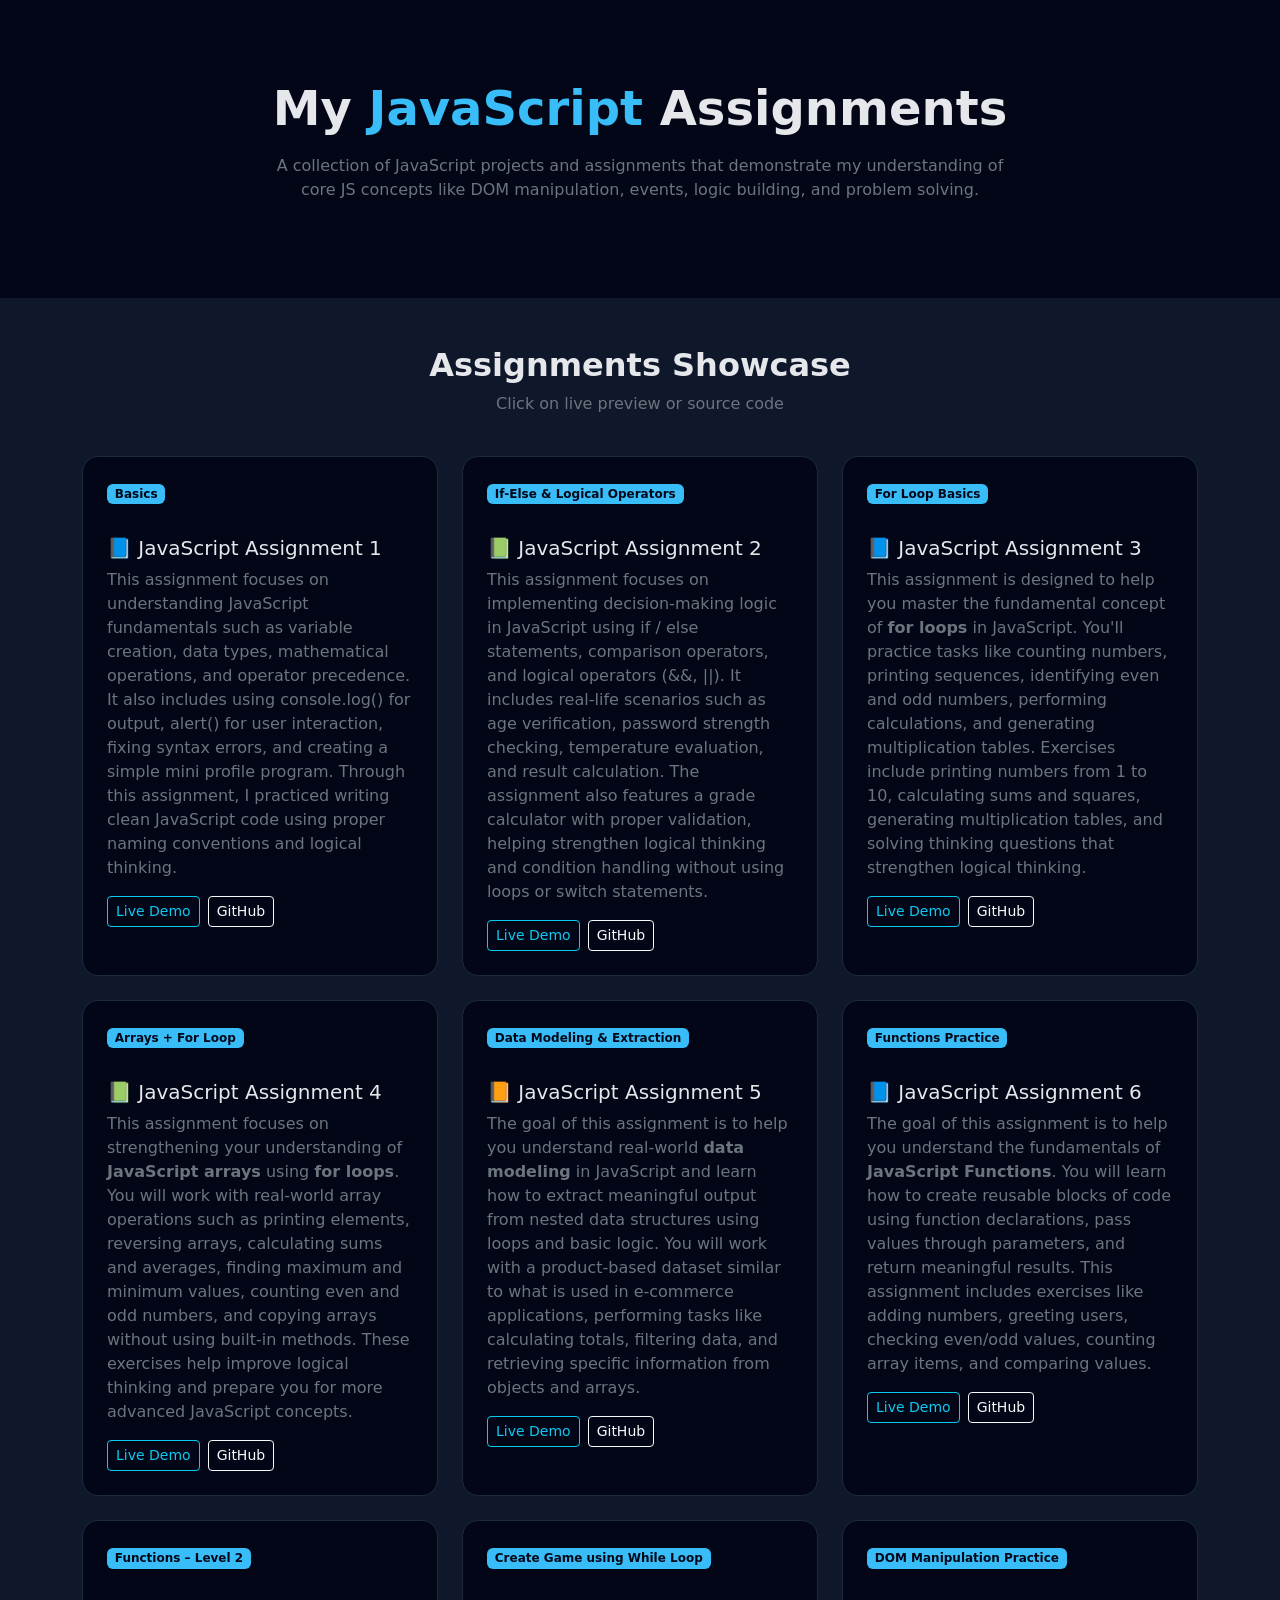
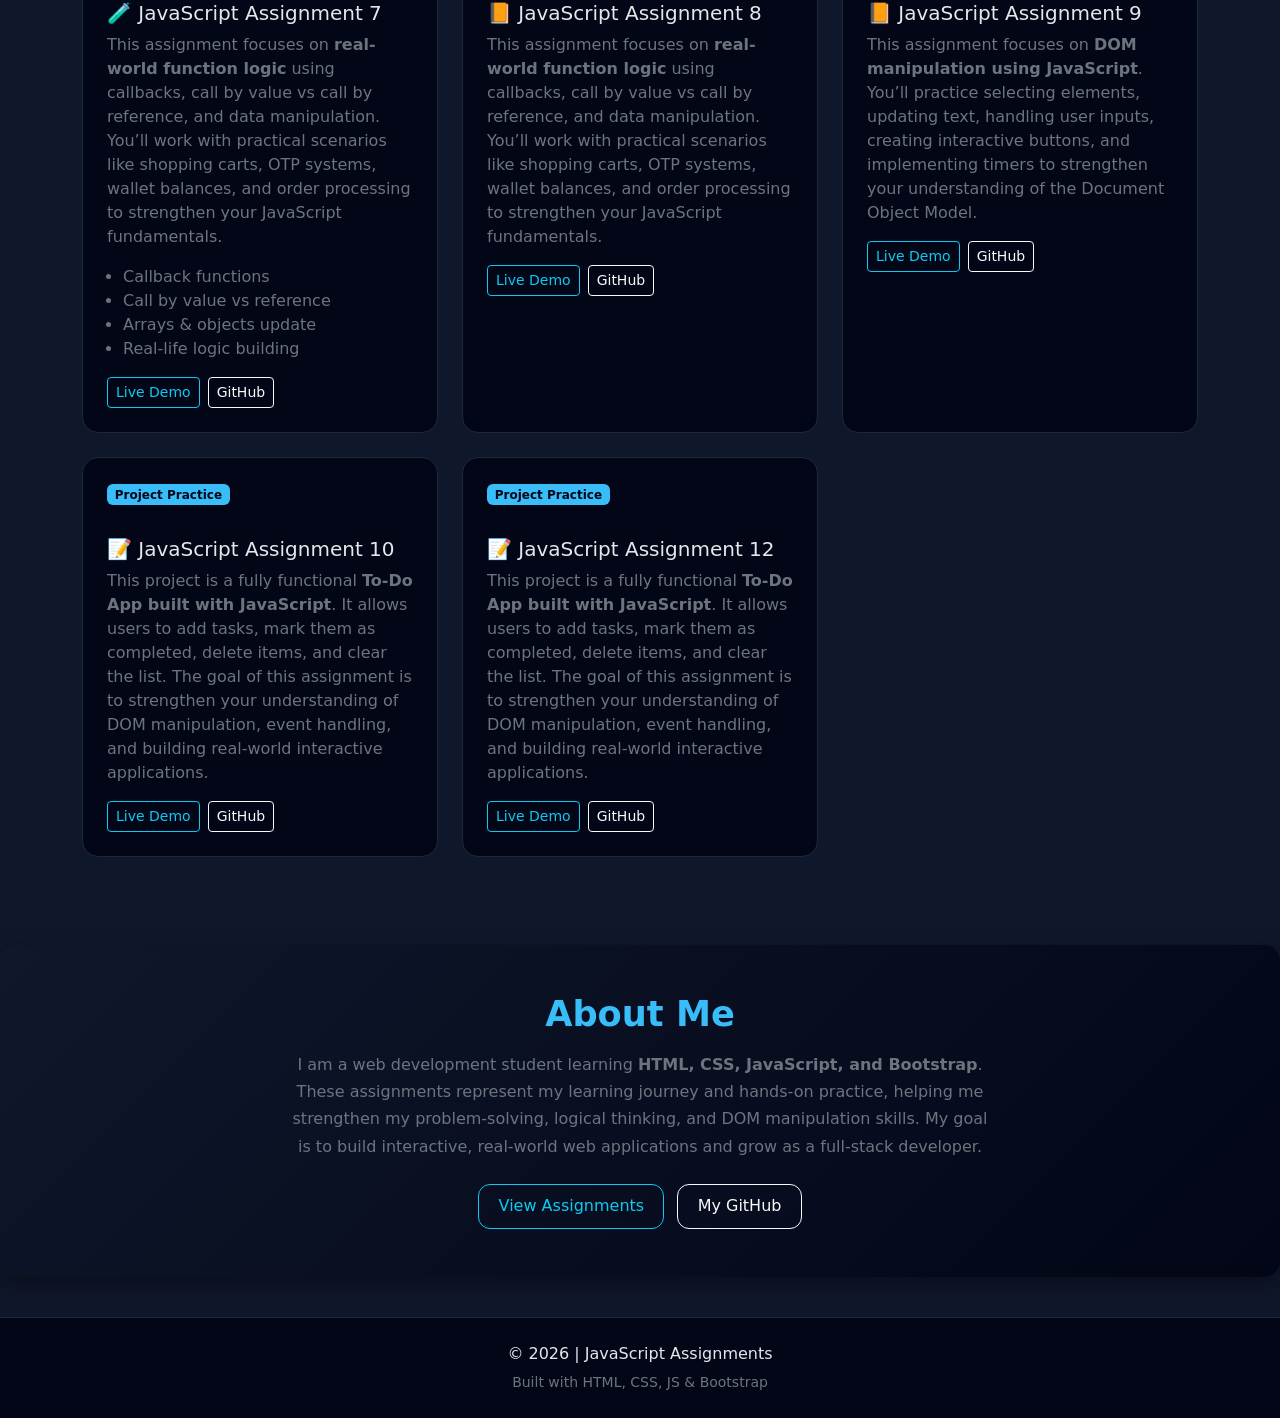
<file: index.html>
<!DOCTYPE html>
<html lang="en">

<head>
  <meta charset="UTF-8" />
  <meta name="viewport" content="width=device-width, initial-scale=1" />
  <title>JavaScript Assignments</title>

  <link href="https://cdn.jsdelivr.net/npm/bootstrap@5.3.2/dist/css/bootstrap.min.css" rel="stylesheet" />
  <link rel="stylesheet" href="style.css">
</head>

<body>
  <section class="hero text-center">
    <div class="container">
      <h1 class="display-5 fw-bold">My <span>JavaScript</span> Assignments</h1>
      <p class="mt-3 text-secondary col-lg-8 mx-auto">
        A collection of JavaScript projects and assignments that demonstrate my understanding of core JS concepts like
        DOM manipulation, events, logic building, and problem solving.
      </p>
    </div>
  </section>

  <section id="assignments" class="py-5">
    <div class="container">
      <div class="row mb-4">
        <div class="col text-center">
          <h2 class="fw-bold">Assignments Showcase</h2>
          <p class="text-secondary">Click on live preview or source code</p>
        </div>
      </div>

      <div class="row g-4">
        <!-- Assignment 1 -->
        <div class="col-md-6 col-lg-4">
          <div class="assignment-card p-4 h-100">
            <span class="badge badge-custom mb-3">Basics</span>
            <h5 class="mt-3">📘 JavaScript Assignment 1 </h5>
            <p class="text-secondary mt-2">
              This assignment focuses on understanding JavaScript fundamentals such as variable creation, data types,
              mathematical
              operations, and operator precedence. It also includes using console.log() for output, alert() for user
              interaction,
              fixing syntax errors, and creating a simple mini profile program. Through this assignment, I practiced
              writing clean
              JavaScript code using proper naming conventions and logical thinking.
            </p>
            <div class="d-flex gap-2 mt-3">
              <a href="./Assgniment 1/index.html" target="_blank" class="btn btn-outline-info btn-sm">Live Demo</a>
              <a href="https://github.com/muhammadezaananjum289-sys/Assignment-of-Java-Scripts.git" target="_blank"
                class="btn btn-outline-light btn-sm">GitHub</a>
            </div>
          </div>
        </div>

        <!-- Assignment 2 -->
        <div class="col-md-6 col-lg-4">
          <div class="assignment-card p-4 h-100">
            <span class="badge badge-custom mb-3">If-Else & Logical Operators</span>
            <h5 class="mt-3">📗 JavaScript Assignment 2 </h5>
            <p class="text-secondary mt-2">
              This assignment focuses on implementing decision-making logic in JavaScript using if / else statements,
              comparison
              operators, and logical operators (&&, ||). It includes real-life scenarios such as age verification,
              password strength
              checking, temperature evaluation, and result calculation. The assignment also features a grade calculator
              with proper
              validation, helping strengthen logical thinking and condition handling without using loops or switch
              statements. </p>
            <div class="d-flex gap-2 mt-3">
              <a href="./Assgniment 2/index.html" target="_blank" class="btn btn-outline-info btn-sm">Live Demo</a>
              <a href="https://github.com/muhammadezaananjum289-sys/Assignment-of-Java-Scripts.git" target="_blank"
                class="btn btn-outline-light btn-sm">GitHub</a>
            </div>
          </div>
        </div>
        <!-- Assignment 3 -->
        <div class="col-md-6 col-lg-4">
          <div class="assignment-card p-4 h-100">
            <span class="badge badge-custom mb-3">For Loop Basics</span>
            <h5 class="mt-3">📘 JavaScript Assignment 3</h5>
            <p class="text-secondary mt-2">
              This assignment is designed to help you master the fundamental concept of <strong>for loops</strong> in
              JavaScript.
              You'll practice tasks like counting numbers, printing sequences, identifying even and odd numbers,
              performing
              calculations, and generating multiplication tables.
              Exercises include printing numbers from 1 to 10, calculating sums and squares, generating multiplication
              tables,
              and solving thinking questions that strengthen logical thinking.
            </p>
            <div class="d-flex gap-2 mt-3">
              <a href="./Assgniment 3/index.html" target="_blank" class="btn btn-outline-info btn-sm">Live Demo</a>
              <a href="https://github.com/muhammadezaananjum289-sys/Assignment-of-Java-Scripts.git" target="_blank"
                class="btn btn-outline-light btn-sm">GitHub</a>
            </div>
          </div>
        </div>
        <!-- Assignment 4 -->
        <div class="col-md-6 col-lg-4">
          <div class="assignment-card p-4 h-100">
            <span class="badge badge-custom mb-3">Arrays + For Loop</span>
            <h5 class="mt-3">📗 JavaScript Assignment 4</h5>
            <p class="text-secondary mt-2">
              This assignment focuses on strengthening your understanding of <strong>JavaScript arrays</strong>
              using <strong>for loops</strong>. You will work with real-world array operations such as printing
              elements, reversing arrays, calculating sums and averages, finding maximum and minimum values,
              counting even and odd numbers, and copying arrays without using built-in methods.
              These exercises help improve logical thinking and prepare you for more advanced JavaScript concepts.
            </p>
            <div class="d-flex gap-2 mt-3">
              <a href="./Assgniment 4/index.html" target="_blank" class="btn btn-outline-info btn-sm">
                Live Demo
              </a>
              <a href="https://github.com/muhammadezaananjum289-sys/Assignment-of-Java-Scripts.git" target="_blank"
                class="btn btn-outline-light btn-sm">
                GitHub
              </a>
            </div>
          </div>
        </div>

        <!-- Assignment 5 -->
        <div class="col-md-6 col-lg-4">
          <div class="assignment-card p-4 h-100">
            <span class="badge badge-custom mb-3">Data Modeling & Extraction</span>
            <h5 class="mt-3">📙 JavaScript Assignment 5</h5>
            <p class="text-secondary mt-2">
              The goal of this assignment is to help you understand real-world <strong>data modeling</strong> in
              JavaScript
              and learn how to extract meaningful output from nested data structures using loops and basic logic.
              You will work with a product-based dataset similar to what is used in e-commerce applications, performing
              tasks
              like
              calculating totals, filtering data, and retrieving specific information from objects and arrays.
            </p>
            <div class="d-flex gap-2 mt-3">
              <a href="./Assgniment 5/index.html" target="_blank" class="btn btn-outline-info btn-sm">Live Demo</a>
              <a href="https://github.com/muhammadezaananjum289-sys/Assignment-of-Java-Scripts.git" target="_blank"
                class="btn btn-outline-light btn-sm">GitHub</a>
            </div>
          </div>
        </div>
        <!-- Assignment 6 -->
        <div class="col-md-6 col-lg-4">
          <div class="assignment-card p-4 h-100">
        
            <span class="badge badge-custom mb-3">Functions Practice</span>
        
            <h5 class="mt-3">📘 JavaScript Assignment 6</h5>
        
            <p class="text-secondary mt-2">
              The goal of this assignment is to help you understand the fundamentals of
              <strong>JavaScript Functions</strong>.
              You will learn how to create reusable blocks of code using function declarations,
              pass values through parameters, and return meaningful results.
              This assignment includes exercises like adding numbers, greeting users, checking even/odd values,
              counting array items, and comparing values.
            </p>
        
            <div class="d-flex gap-2 mt-3">
              <a href="./Assginment 6/index.html" target="_blank" class="btn btn-outline-info btn-sm">
                Live Demo
              </a>
        
              <a href="https://github.com/muhammadezaananjum289-sys/Assignment-of-Java-Scripts.git" target="_blank"
                class="btn btn-outline-light btn-sm">
                GitHub
              </a>
            </div>
        
          </div>
        </div>

<!-- Assignment 7 -->
<div class="col-md-6 col-lg-4">
  <div class="assignment-card p-4 h-100">

    <span class="badge badge-custom mb-3">Functions – Level 2</span>

    <h5 class="mt-3">🧪 JavaScript Assignment 7</h5>

    <p class="text-secondary mt-2">
      This assignment focuses on <strong>real-world function logic</strong> using
      callbacks, call by value vs call by reference, and data manipulation.
      You’ll work with practical scenarios like shopping carts, OTP systems,
      wallet balances, and order processing to strengthen your JavaScript fundamentals.
    </p>

    <ul class="text-secondary mt-2 ps-3">
      <li>Callback functions</li>
      <li>Call by value vs reference</li>
      <li>Arrays & objects update</li>
      <li>Real-life logic building</li>
    </ul>

    <div class="d-flex gap-2 mt-3">
      <a href="./Assginment 7/index.html" target="_blank" class="btn btn-outline-info btn-sm">
        Live Demo
      </a>

      <a href="https://github.com/muhammadezaananjum289-sys/Assignment-of-Java-Scripts.git" target="_blank"
        class="btn btn-outline-light btn-sm">
        GitHub
      </a>
    </div>
  </div>
</div>
<!-- Assignment 8 -->
<div class="col-md-6 col-lg-4">
  <div class="assignment-card p-4 h-100">

    <span class="badge badge-custom mb-3">Create Game using While Loop</span>

    <h5 class="mt-3">📙 JavaScript Assignment 8</h5>

    <p class="text-secondary mt-2">
      This assignment focuses on <strong>real-world function logic</strong> using
      callbacks, call by value vs call by reference, and data manipulation.
      You’ll work with practical scenarios like shopping carts, OTP systems,
      wallet balances, and order processing to strengthen your JavaScript fundamentals.
    </p>

    </ul>

    <div class="d-flex gap-2 mt-3">
      <a href="./Assgniment 8/index.html" target="_blank" class="btn btn-outline-info btn-sm">
        Live Demo
      </a>

      <a href="https://github.com/muhammadezaananjum289-sys/Assignment-of-Java-Scripts.git" target="_blank"
        class="btn btn-outline-light btn-sm">
        GitHub
      </a>
    </div>
</div>
</div>
<!-- Assignment 9 -->
<div class="col-md-6 col-lg-4">
  <div class="assignment-card p-4 h-100">

    <span class="badge badge-custom mb-3">DOM Manipulation Practice</span>

    <h5 class="mt-3">📙 JavaScript Assignment 9</h5>

    <p class="text-secondary mt-2">
      This assignment focuses on <strong>DOM manipulation using JavaScript</strong>.
      You’ll practice selecting elements, updating text, handling user inputs,
      creating interactive buttons, and implementing timers to strengthen your
      understanding of the Document Object Model.
    </p>

    <div class="d-flex gap-2 mt-3">
      <a href="./Assgniment 9/index.html" target="_blank" class="btn btn-outline-info btn-sm">
        Live Demo
      </a>

      <a href="https://github.com/muhammadezaananjum289-sys/Assignment-of-Java-Scripts.git" target="_blank"
        class="btn btn-outline-light btn-sm">
        GitHub
      </a>
    </div>

  </div>
</div>
<!-- Assignment 10 -->
<div class="col-md-6 col-lg-4">
  <div class="assignment-card p-4 h-100">

    <span class="badge badge-custom mb-3">Project Practice</span>

    <h5 class="mt-3">📝 JavaScript Assignment 10</h5>

    <p class="text-secondary mt-2">
      This project is a fully functional <strong>To-Do App built with JavaScript</strong>.
      It allows users to add tasks, mark them as completed, delete items, and clear the list.
      The goal of this assignment is to strengthen your understanding of DOM manipulation,
      event handling, and building real-world interactive applications.
    </p>

    <div class="d-flex gap-2 mt-3">
      <a href="./Assgniment 10/index.html" target="_blank" class="btn btn-outline-info btn-sm">
        Live Demo
      </a>

      <a href="https://github.com/muhammadezaananjum289-sys/Assignment-of-Java-Scripts.git" target="_blank" class="btn btn-outline-light btn-sm">
        GitHub
      </a>
    </div>

  </div>
</div>
<!-- Assignment 10 -->
<div class="col-md-6 col-lg-4">
  <div class="assignment-card p-4 h-100">

    <span class="badge badge-custom mb-3">Project Practice</span>

    <h5 class="mt-3">📝 JavaScript Assignment 12</h5>

    <p class="text-secondary mt-2">
      This project is a fully functional <strong>To-Do App built with JavaScript</strong>.
      It allows users to add tasks, mark them as completed, delete items, and clear the list.
      The goal of this assignment is to strengthen your understanding of DOM manipulation,
      event handling, and building real-world interactive applications.
    </p>

    <div class="d-flex gap-2 mt-3">
      <a href="./Assgniment 12/index.html" target="_blank" class="btn btn-outline-info btn-sm">
        Live Demo
      </a>

      <a href="https://github.com/muhammadezaananjum15/Assignment-of-Java-Scripts.git" target="_blank"
        class="btn btn-outline-light btn-sm">
        GitHub
      </a>
    </div>

  </div>
</div>
  </section>

  <section id="about" class="py-5">
    <div class="container">
      <div class="row justify-content-center">
        <div class="col-lg-8 text-center">
          <h2 class="fw-bold">About Me</h2>
          <p class="text-secondary mt-3">
            I am a web development student learning <strong>HTML, CSS, JavaScript, and Bootstrap</strong>.
            These assignments represent my learning journey and hands-on practice, helping me strengthen my
            problem-solving,
            logical thinking, and DOM manipulation skills. My goal is to build interactive, real-world web applications
            and grow as a full-stack developer.
          </p>
          <div class="mt-4">
            <a href="#assignments" class="btn btn-outline-info me-2">View Assignments</a>
            <a href="https://github.com/muhammadezaananjum289-sys" target="_blank" class="btn btn-outline-light">My
              GitHub</a>
          </div>
        </div>
      </div>
    </div>
  </section>


  <footer class="py-4" id="contact">
    <div class="container text-center">
      <p class="mb-1">© 2026 | JavaScript Assignments</p>
      <small class="text-secondary">Built with HTML, CSS, JS & Bootstrap</small>
    </div>
  </footer>

  <script src="https://cdn.jsdelivr.net/npm/bootstrap@5.3.2/dist/js/bootstrap.bundle.min.js"></script>
</body>

</html>
</file>
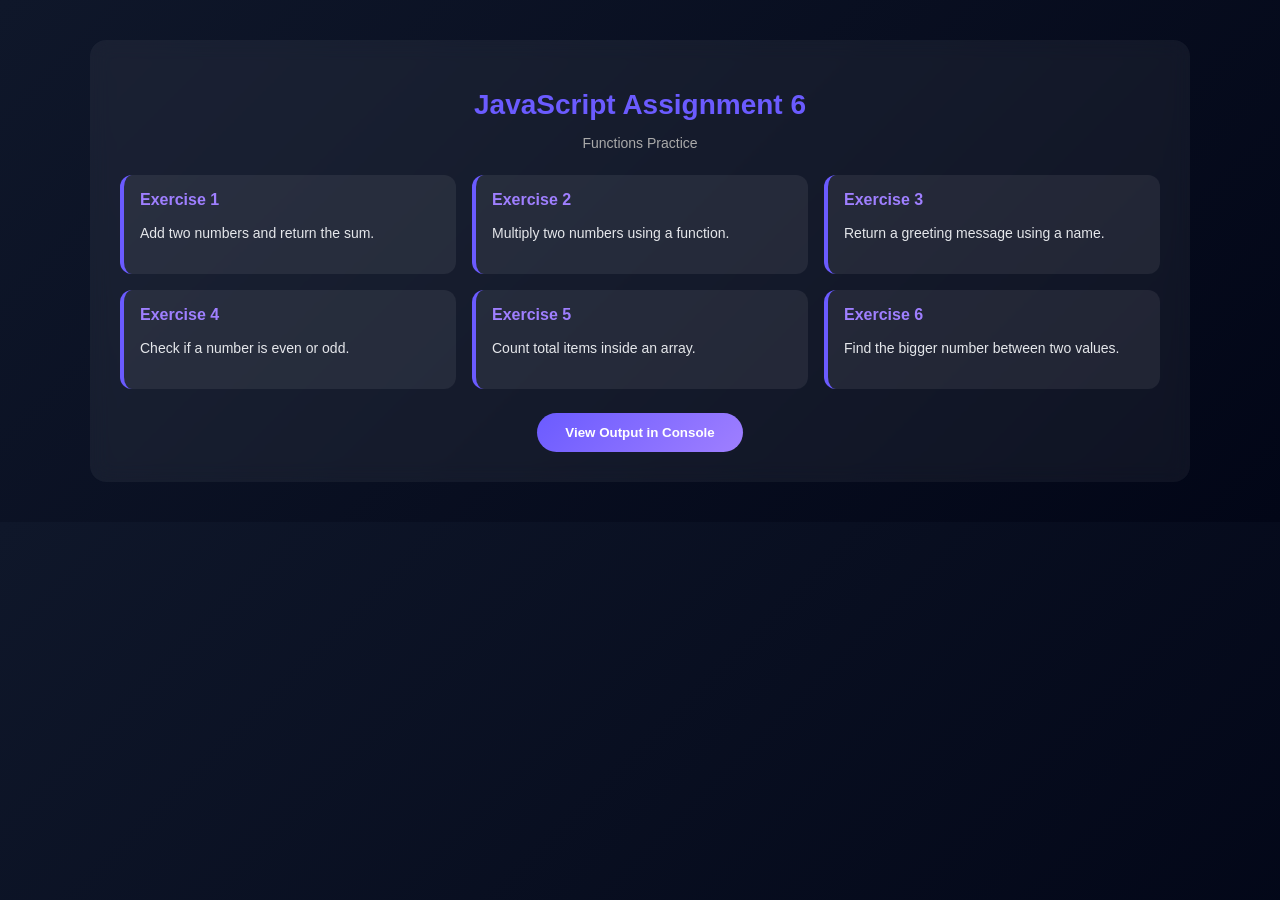
<file: Assginment 6/index.html>
<!DOCTYPE html>
<html lang="en">
<head>
  <meta charset="UTF-8">
  <meta name="viewport" content="width=device-width, initial-scale=1.0">
  <title>Assginment 6</title>
  <link rel="stylesheet" href="style.css">
</head>
<body>
  <div class="container">
    <div class="assignment-ui">
  
      <h1 class="title">JavaScript Assignment 6</h1>
      <p class="subtitle">Functions Practice</p>
  
      <div class="assignment-grid">
  
        <div class="assignment-card">
          <span>Exercise 1</span>
          <p>Add two numbers and return the sum.</p>
        </div>
  
        <div class="assignment-card">
          <span>Exercise 2</span>
          <p>Multiply two numbers using a function.</p>
        </div>
  
        <div class="assignment-card">
          <span>Exercise 3</span>
          <p>Return a greeting message using a name.</p>
        </div>
  
        <div class="assignment-card">
          <span>Exercise 4</span>
          <p>Check if a number is even or odd.</p>
        </div>
  
        <div class="assignment-card">
          <span>Exercise 5</span>
          <p>Count total items inside an array.</p>
        </div>
  
        <div class="assignment-card">
          <span>Exercise 6</span>
          <p>Find the bigger number between two values.</p>
        </div>
  
      </div>
  
      <button class="primary-btn" onclick="runAssignment()">
        View Output in Console
      </button>
  
    </div>
  </div>

</body>
<script src="app.js"></script>
</html>
</file>
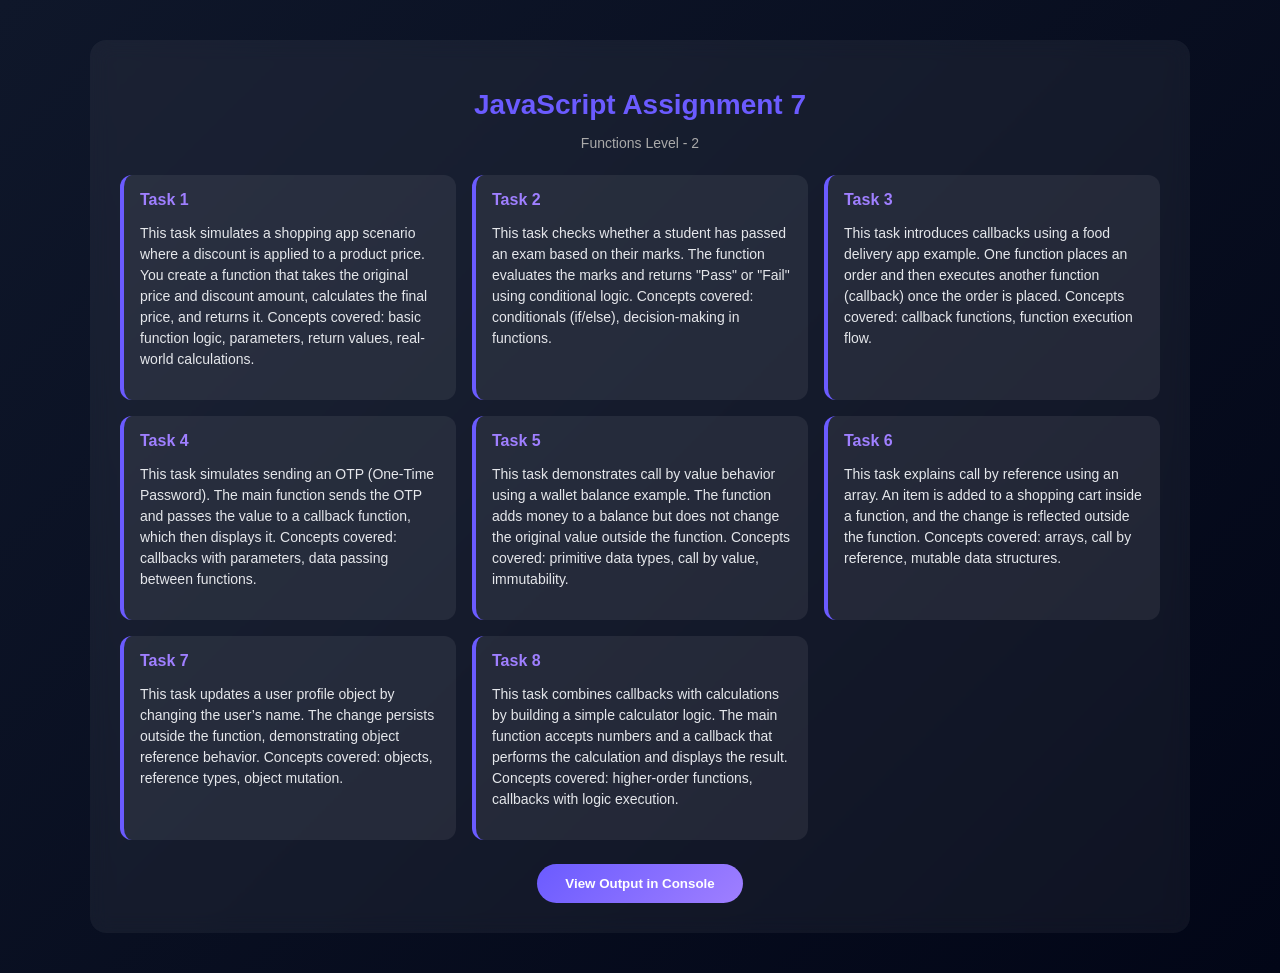
<file: Assginment 7/index.html>
<!DOCTYPE html>
<html lang="en">

<head>
  <meta charset="UTF-8" />
  <meta name="viewport" content="width=device-width, initial-scale=1.0" />
  <title>JavaScript Assignment 7</title>
  <link rel="stylesheet" href="style.css" />
</head>

<body>

  <div class="container">
    <div class="assignment-ui">

      <h1 class="title">JavaScript Assignment 7</h1>
      <p class="subtitle">Functions Level - 2</p>

      <div class="assignment-grid">

        <div class="assignment-card">
          <span>Task 1</span>
          <p>This task simulates a shopping app scenario where a discount is applied to a product price. You create a
            function that
            takes the original price and discount amount, calculates the final price, and returns it.
            Concepts covered: basic function logic, parameters, return values, real-world calculations.</p>
        </div>

        <div class="assignment-card">
          <span>Task 2</span>
          <p>This task checks whether a student has passed an exam based on their marks. The function evaluates the
            marks and returns
            "Pass" or "Fail" using conditional logic.
            Concepts covered: conditionals (if/else), decision-making in functions.</p>
        </div>

        <div class="assignment-card">
          <span>Task 3</span>
          <p>This task introduces callbacks using a food delivery app example. One function places an order and then
            executes another
            function (callback) once the order is placed.
            Concepts covered: callback functions, function execution flow.</p>
        </div>

        <div class="assignment-card">
          <span>Task 4</span>
          <p>This task simulates sending an OTP (One-Time Password). The main function sends the OTP and passes the
            value to a
            callback function, which then displays it.
            Concepts covered: callbacks with parameters, data passing between functions.</p>
        </div>

        <div class="assignment-card">
          <span>Task 5</span>
          <p>This task demonstrates call by value behavior using a wallet balance example. The function adds money to a
            balance but
            does not change the original value outside the function.
            Concepts covered: primitive data types, call by value, immutability.</p>
        </div>

        <div class="assignment-card">
          <span>Task 6</span>
          <p>This task explains call by reference using an array. An item is added to a shopping cart inside a function,
            and the
            change is reflected outside the function.
            Concepts covered: arrays, call by reference, mutable data structures.</p>
        </div>

        <div class="assignment-card">
          <span>Task 7</span>
          <p>This task updates a user profile object by changing the user’s name. The change persists outside the
            function,
            demonstrating object reference behavior.
            Concepts covered: objects, reference types, object mutation.</p>
        </div>

        <div class="assignment-card">
          <span>Task 8</span>
          <p>This task combines callbacks with calculations by building a simple calculator logic. The main function
            accepts numbers
            and a callback that performs the calculation and displays the result.
            Concepts covered: higher-order functions, callbacks with logic execution.</p>
        </div>


      </div>

      <button class="primary-btn">View Output in Console</button>

    </div>
  </div>

  <script src="app.js"></script>
</body>

</html>
</file>
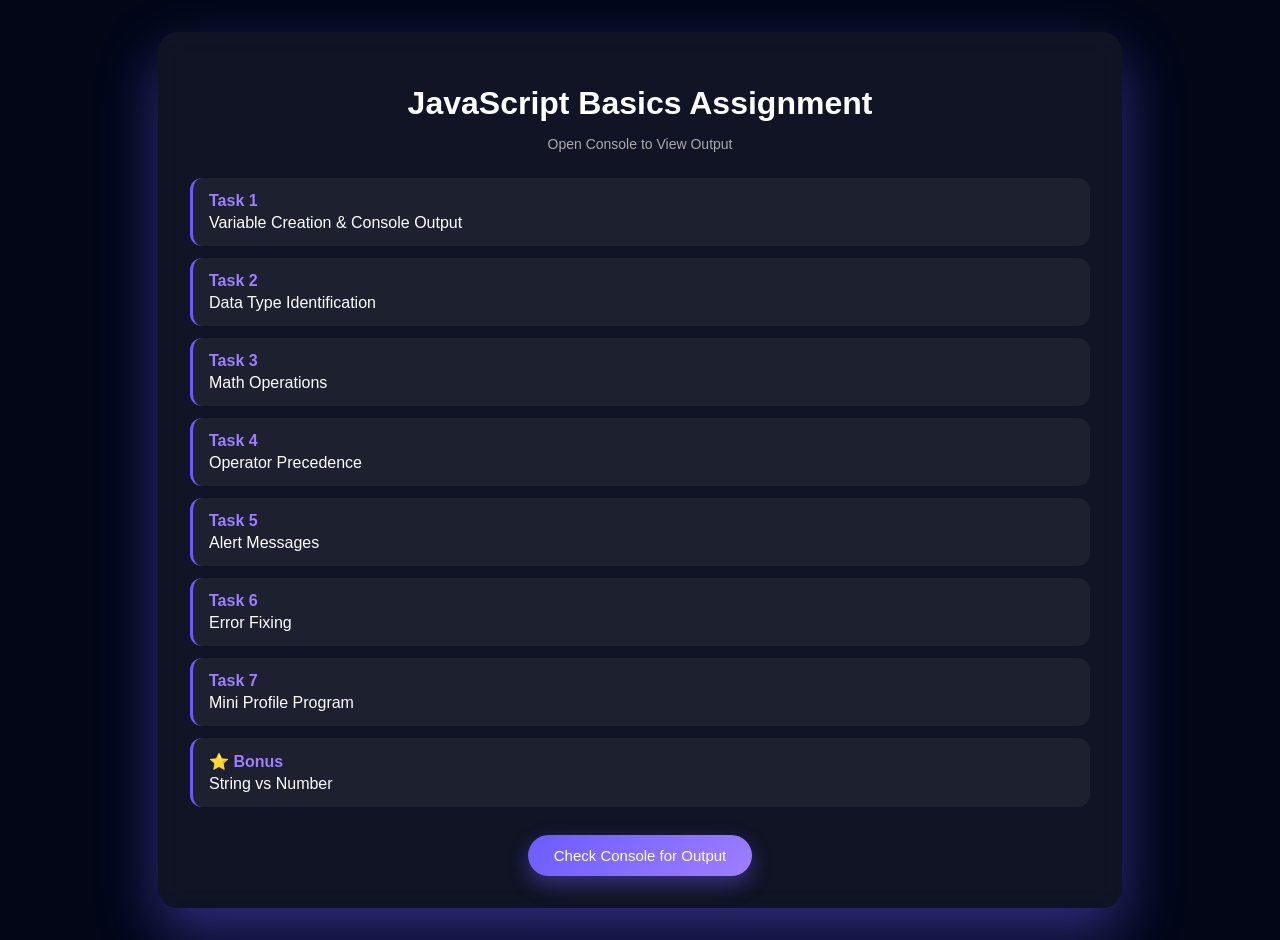
<file: Assgniment 1/index.html>
<!DOCTYPE html>
<html lang="en">
<head>
  <meta charset="UTF-8">
  <meta name="viewport" content="width=device-width, initial-scale=1.0">
  <title>Assignment 1</title>
  <link rel="stylesheet" href="style.css">
</head>
<body>
<div class="container">
  <div class="assignment-ui">
    <h1 class="title">JavaScript Basics Assignment</h1>
    <p class="subtitle">Open Console to View Output</p>

    <ul class="assignment-list">
      <li>
        <span>Task 1</span>
        Variable Creation & Console Output
      </li>
      <li>
        <span>Task 2</span>
        Data Type Identification
      </li>
      <li>
        <span>Task 3</span>
        Math Operations
      </li>
      <li>
        <span>Task 4</span>
        Operator Precedence
      </li>
      <li>
        <span>Task 5</span>
        Alert Messages
      </li>
      <li>
        <span>Task 6</span>
        Error Fixing
      </li>
      <li>
        <span>Task 7</span>
        Mini Profile Program
      </li>
      <li>
        <span>⭐ Bonus</span>
        String vs Number
      </li>
    </ul>

    <button class="primary-btn">Check Console for Output</button>
  
  </div>
</div>
  <script src="./app.js"></script>
</body>
</html>
</file>
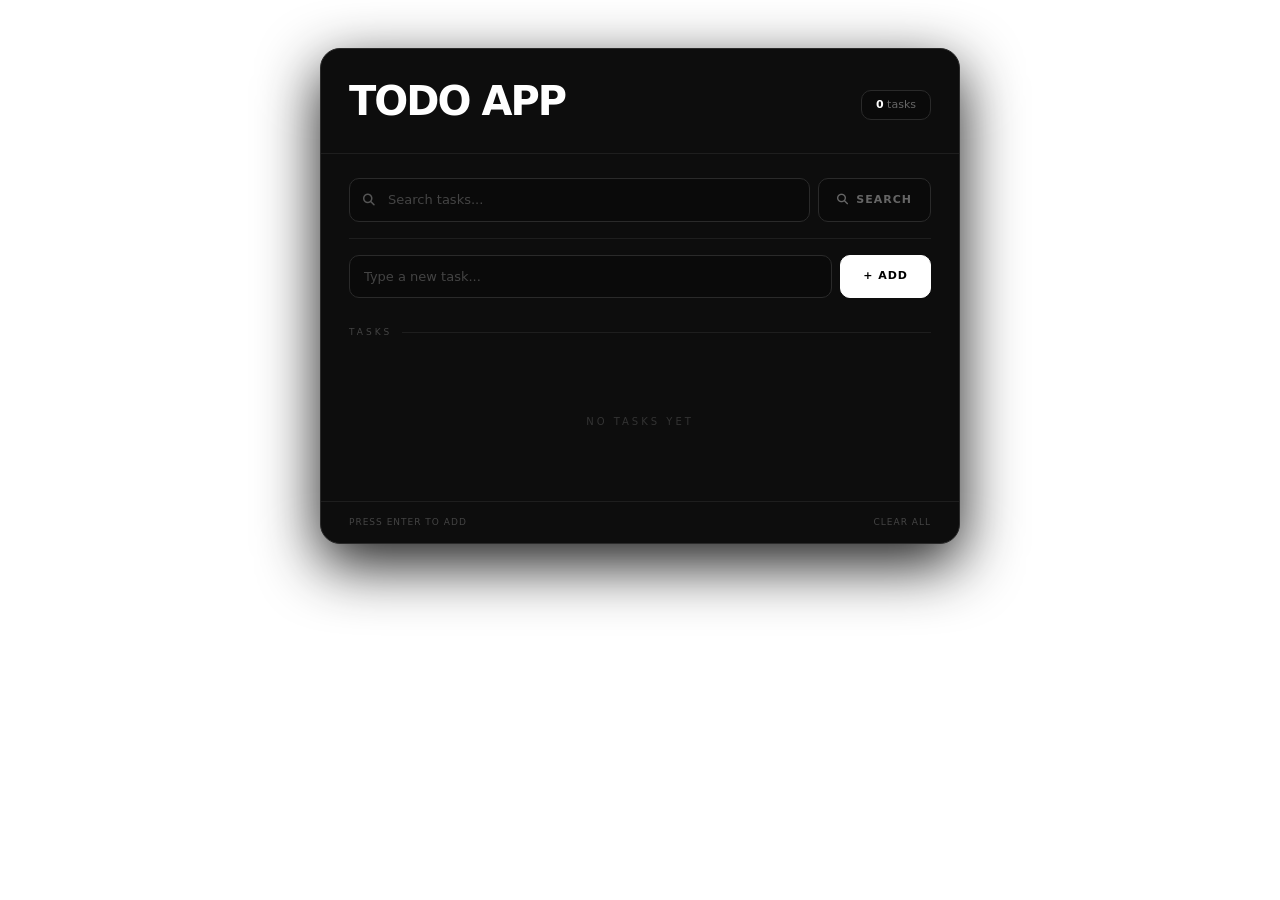
<file: Assgniment 10/index.html>
<!DOCTYPE html>
<html lang="en">

<head>
  <meta charset="UTF-8">
  <meta name="viewport" content="width=device-width, initial-scale=1.0">
  <title>Assgniment 10
  </title>
  <link href="https://cdn.jsdelivr.net/npm/bootstrap@5.3.8/dist/css/bootstrap.min.css" rel="stylesheet"
    integrity="sha384-sRIl4kxILFvY47J16cr9ZwB07vP4J8+LH7qKQnuqkuIAvNWLzeN8tE5YBujZqJLB" crossorigin="anonymous">
  <link rel="stylesheet" href="https://cdnjs.cloudflare.com/ajax/libs/font-awesome/6.5.0/css/all.min.css" />
  <link rel="stylesheet" href="style.css">
</head>

<body>
<div class="wrapper">
  <div class="app-card">

    <div class="app-header">
      <div>
        <h1 class="app-title">TODO APP</h1>
      </div>
      <div class="task-counter" id="counter"><b>0</b>&nbsp;tasks</div>
    </div>

    <div class="app-body">

      <!-- SEARCH -->
      <div class="search-row">
        <div class="search-wrap">
          <i class="fas fa-search si"></i>
          <input type="text" id="searchField" placeholder="Search tasks..." autocomplete="off" />
        </div>
        <button id="searchBtn"><i class="fas fa-search"></i> Search</button>
      </div>

      <div class="divider"></div>

      <!-- ADD -->
      <div class="add-row">
        <input type="text" id="todoInput" placeholder="Type a new task..." autocomplete="off" />
        <button id="addBtn">+ Add</button>
      </div>

      <div class="section-label">Tasks</div>
      <ul id="todoList"></ul>

      <div id="emptyState" class="show">
        <div class="et">No tasks yet</div>
      </div>

    </div>

    <div class="app-footer">
      <span class="hint">PRESS ENTER TO ADD</span>
      <button id="clearBtn">Clear all</button>
    </div>

  </div>
</div>

</body>
<script src="app.js"></script>
<script src="https://cdn.jsdelivr.net/npm/@popperjs/core@2.11.8/dist/umd/popper.min.js"
  integrity="sha384-I7E8VVD/ismYTF4hNIPjVp/Zjvgyol6VFvRkX/vR+Vc4jQkC+hVqc2pM8ODewa9r" crossorigin="anonymous"></script>
<script src="https://cdn.jsdelivr.net/npm/bootstrap@5.3.8/dist/js/bootstrap.min.js"
  integrity="sha384-G/EV+4j2dNv+tEPo3++6LCgdCROaejBqfUeNjuKAiuXbjrxilcCdDz6ZAVfHWe1Y" crossorigin="anonymous"></script>

</html>
</file>
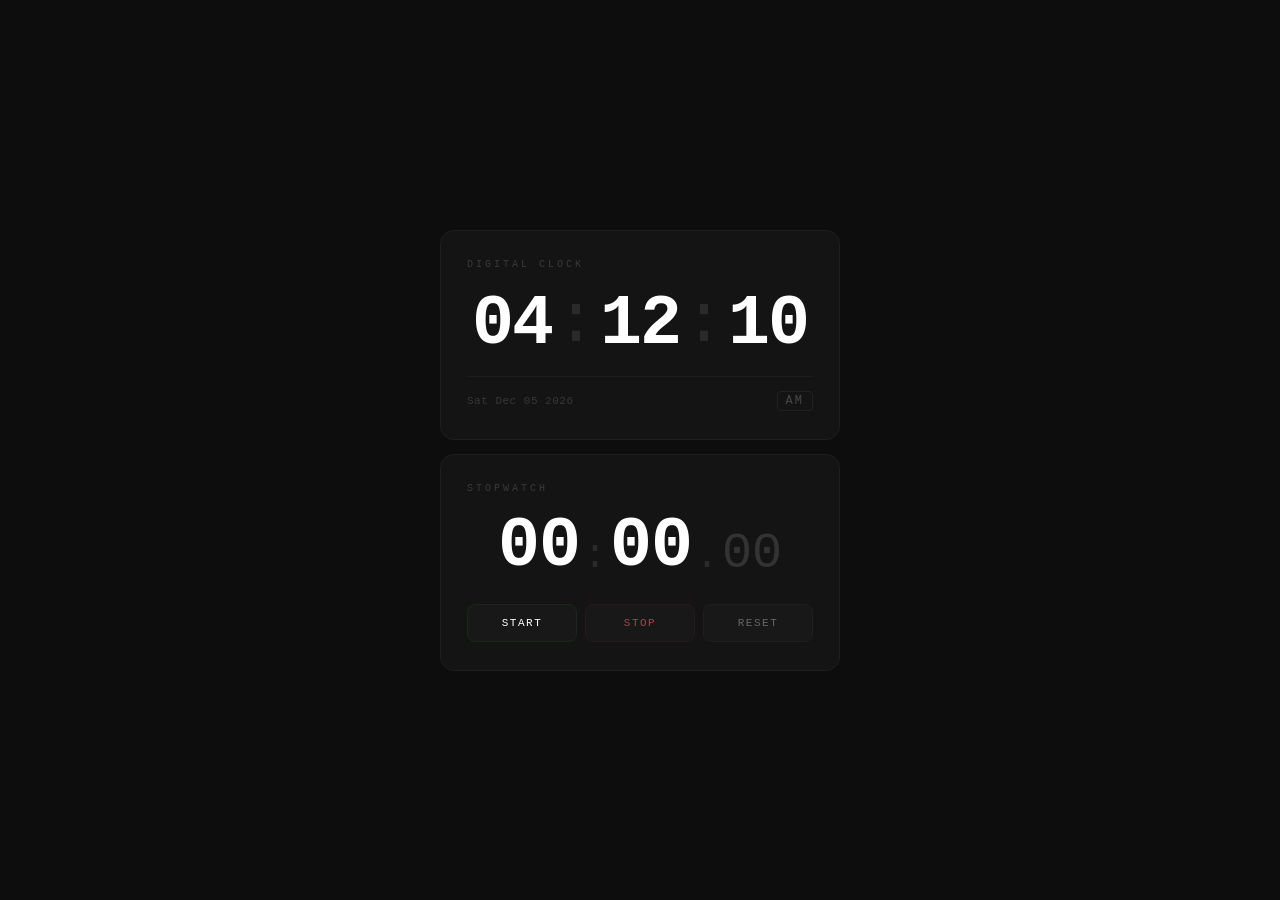
<file: Assgniment 11/index.html>
<!DOCTYPE html>
<html lang="en">
<head>
  <meta charset="UTF-8"/>
  <meta name="viewport" content="width=device-width, initial-scale=1.0"/>
  <title>Digital Clock & Stopwatch</title>
<link rel="stylesheet" href="style.css">
</head>
<body>
<div class="container">
  <div class="card">
    <div class="card-title">Digital Clock</div>
    <div class="clock-digits">
      <span class="num" id="clockH">12</span>
      <span class="sep">:</span>
      <span class="num" id="clockM">00</span>
      <span class="sep">:</span>
      <span class="num" id="clockS">00</span>
    </div>
    <div class="clock-sub">
      <span id="dateDisplay"></span>
      <span id="ampm"></span>
    </div>
  </div>
  <div class="card">
    <div class="card-title">Stopwatch</div>
    <div class="sw-digits">
      <span class="num" id="swM">00</span>
      <span class="sep">:</span>
      <span class="num" id="swS">00</span>
      <span class="sep">.</span>
      <span class="ms"  id="swMs">00</span>
    </div>
    <div class="buttons">
      <button id="btnStart">Start</button>
      <button id="btnStop"  disabled>Stop</button>
      <button id="btnReset">Reset</button>
    </div>
  </div>
</div>

<script src="app.js">
 
</script>
</body>
</html>
</file>
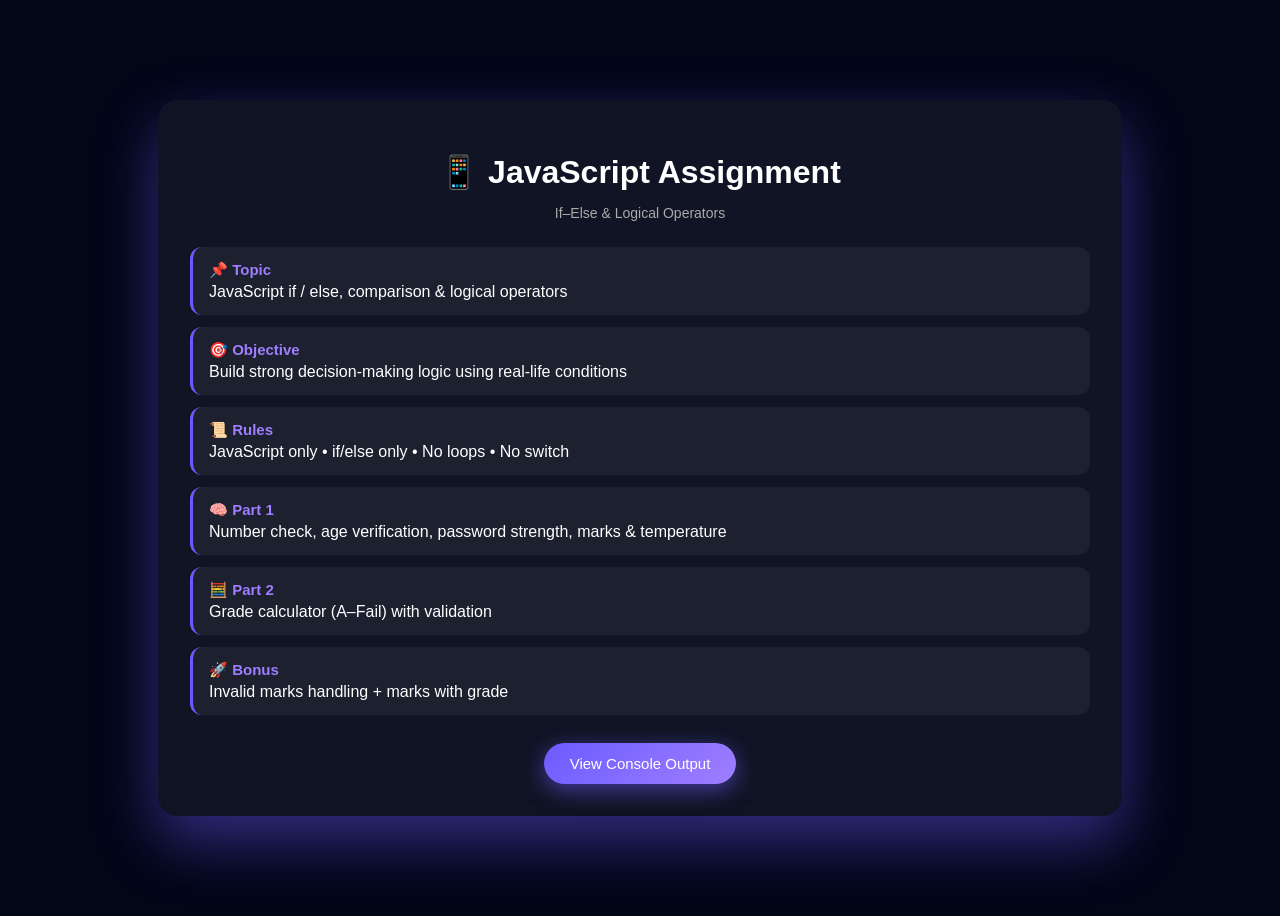
<file: Assgniment 2/index.html>
<!DOCTYPE html>
<html lang="en">
<head>
  <meta charset="UTF-8">
  <meta name="viewport" content="width=device-width, initial-scale=1.0">
  <title>Assignment 2</title>
  <link rel="stylesheet" href="style.css">
</head>
<body>
<div class="container">
  <div class="card glass assignment-ui">

    <h1 class="title">📱 JavaScript Assignment</h1>
    <p class="subtitle">If–Else & Logical Operators</p>

    <ul class="assignment-list">
      <li><span>📌 Topic</span> JavaScript if / else, comparison & logical operators</li>
      <li><span>🎯 Objective</span> Build strong decision-making logic using real-life conditions</li>
      <li><span>📜 Rules</span> JavaScript only • if/else only • No loops • No switch</li>
      <li><span>🧠 Part 1</span> Number check, age verification, password strength, marks & temperature</li>
      <li><span>🧮 Part 2</span> Grade calculator (A–Fail) with validation</li>
      <li><span>🚀 Bonus</span> Invalid marks handling + marks with grade</li>
    </ul>

    <button class="primary-btn">View Console Output</button>

  </div>
</div>
  <script src="app.js"></script>
</body>
</html>
</file>
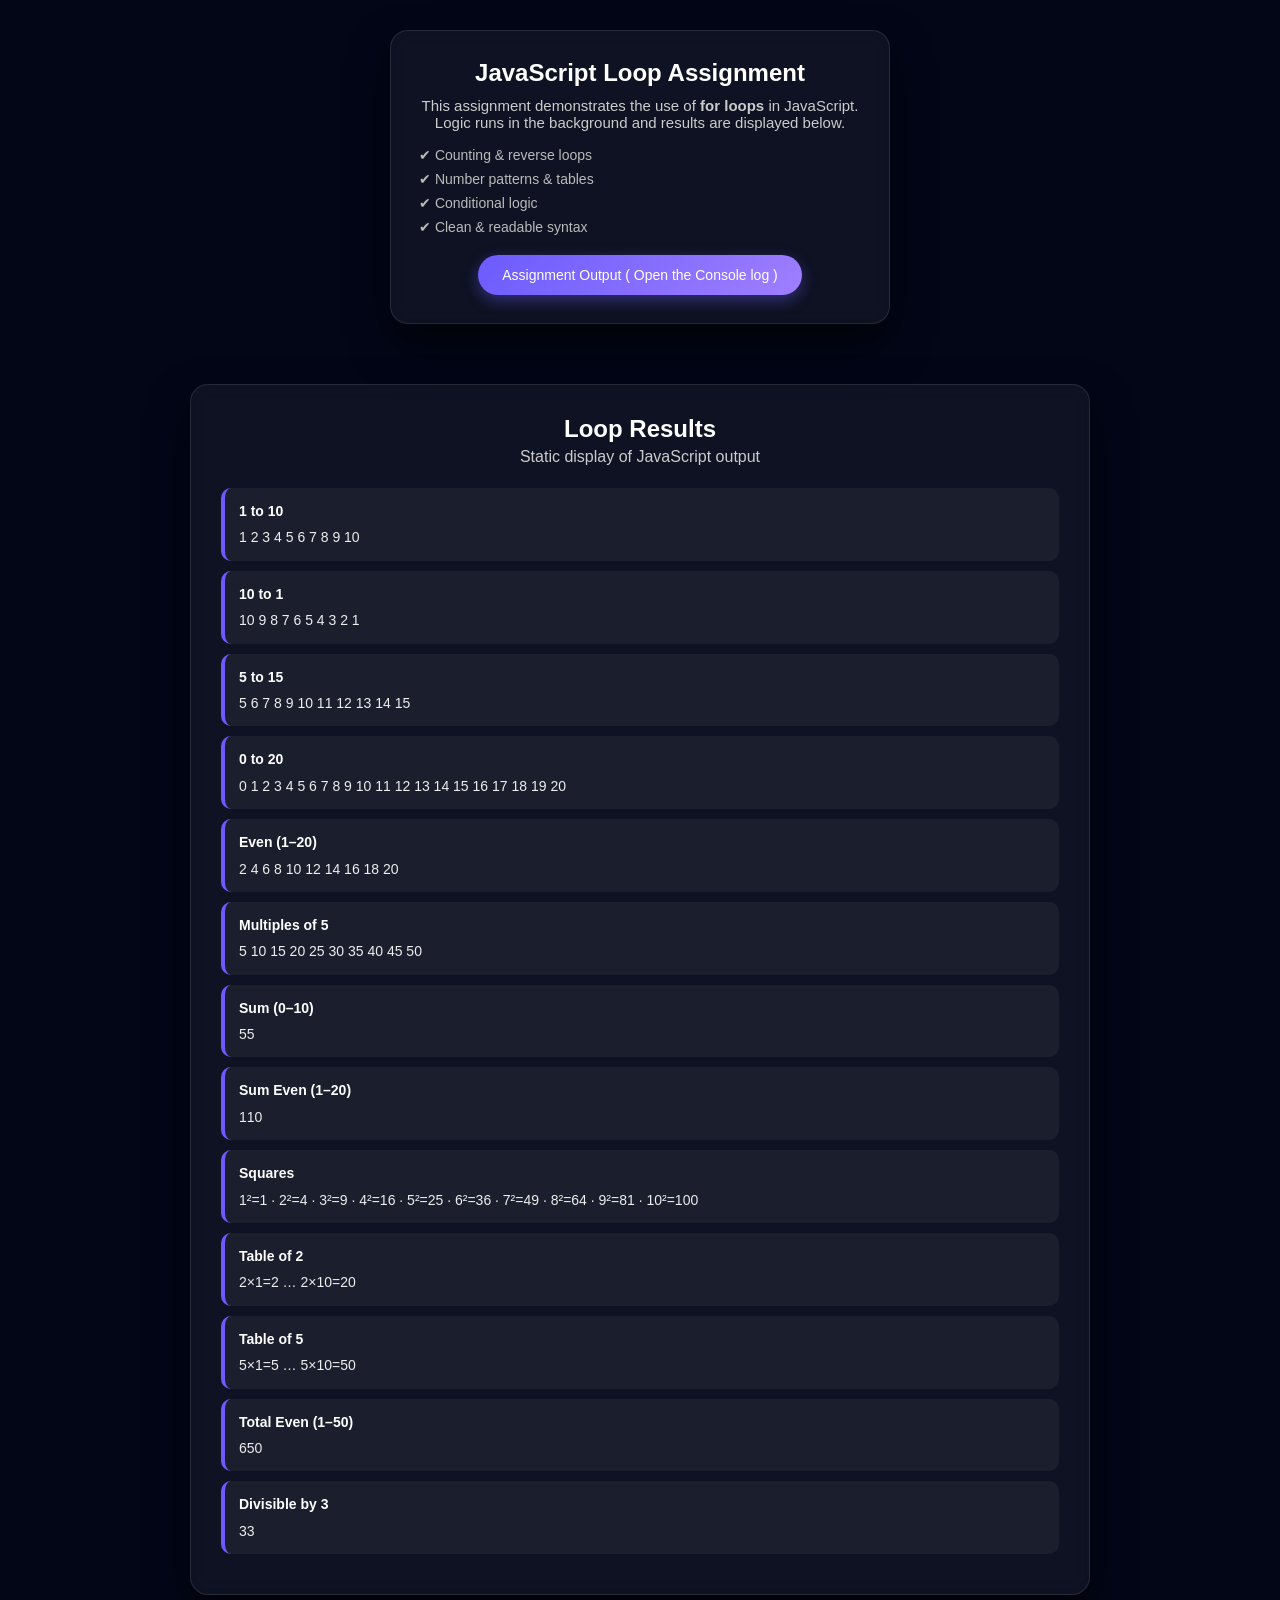
<file: Assgniment 3/index.html>
<!DOCTYPE html>
<html lang="en">
<head>
  <meta charset="UTF-8">
  <meta name="viewport" content="width=device-width, initial-scale=1.0">
  <title>Assignment 3</title>
  <link rel="stylesheet" href="style.css">
</head>
<body>
<div class="container">
  <div class="assignment-card glass">
    <h2>JavaScript Loop Assignment</h2>
    <p class="desc">
      This assignment demonstrates the use of <strong>for loops</strong> in JavaScript.
      Logic runs in the background and results are displayed below.
    </p>

    <ul class="features">
      <li>✔ Counting & reverse loops</li>
      <li>✔ Number patterns & tables</li>
      <li>✔ Conditional logic</li>
      <li>✔ Clean & readable syntax</li>
    </ul>

    <button class="primary-btn">Assignment Output ( Open the Console log )</button>
  </div>
</div>

<div class="container">
  <div class="card glass">
    <h2>Loop Results</h2>
    <p class="subtitle">Static display of JavaScript output</p>

    <div class="result">
      <p><span>1 to 10</span> 1 2 3 4 5 6 7 8 9 10</p>
      <p><span>10 to 1</span> 10 9 8 7 6 5 4 3 2 1</p>
      <p><span>5 to 15</span> 5 6 7 8 9 10 11 12 13 14 15</p>
      <p><span>0 to 20</span> 0 1 2 3 4 5 6 7 8 9 10 11 12 13 14 15 16 17 18 19 20</p>
      <p><span>Even (1–20)</span> 2 4 6 8 10 12 14 16 18 20</p>
      <p><span>Multiples of 5</span> 5 10 15 20 25 30 35 40 45 50</p>
      <p><span>Sum (0–10)</span> 55</p>
      <p><span>Sum Even (1–20)</span> 110</p>
      <p><span>Squares</span> 1²=1 · 2²=4 · 3²=9 · 4²=16 · 5²=25 · 6²=36 · 7²=49 · 8²=64 · 9²=81 · 10²=100</p>
      <p><span>Table of 2</span> 2×1=2 … 2×10=20</p>
      <p><span>Table of 5</span> 5×1=5 … 5×10=50</p>
      <p><span>Total Even (1–50)</span> 650</p>
      <p><span>Divisible by 3</span> 33</p>
    </div>
  </div>
</div>


</body>
<script src="app.js"></script>
</html>
</file>
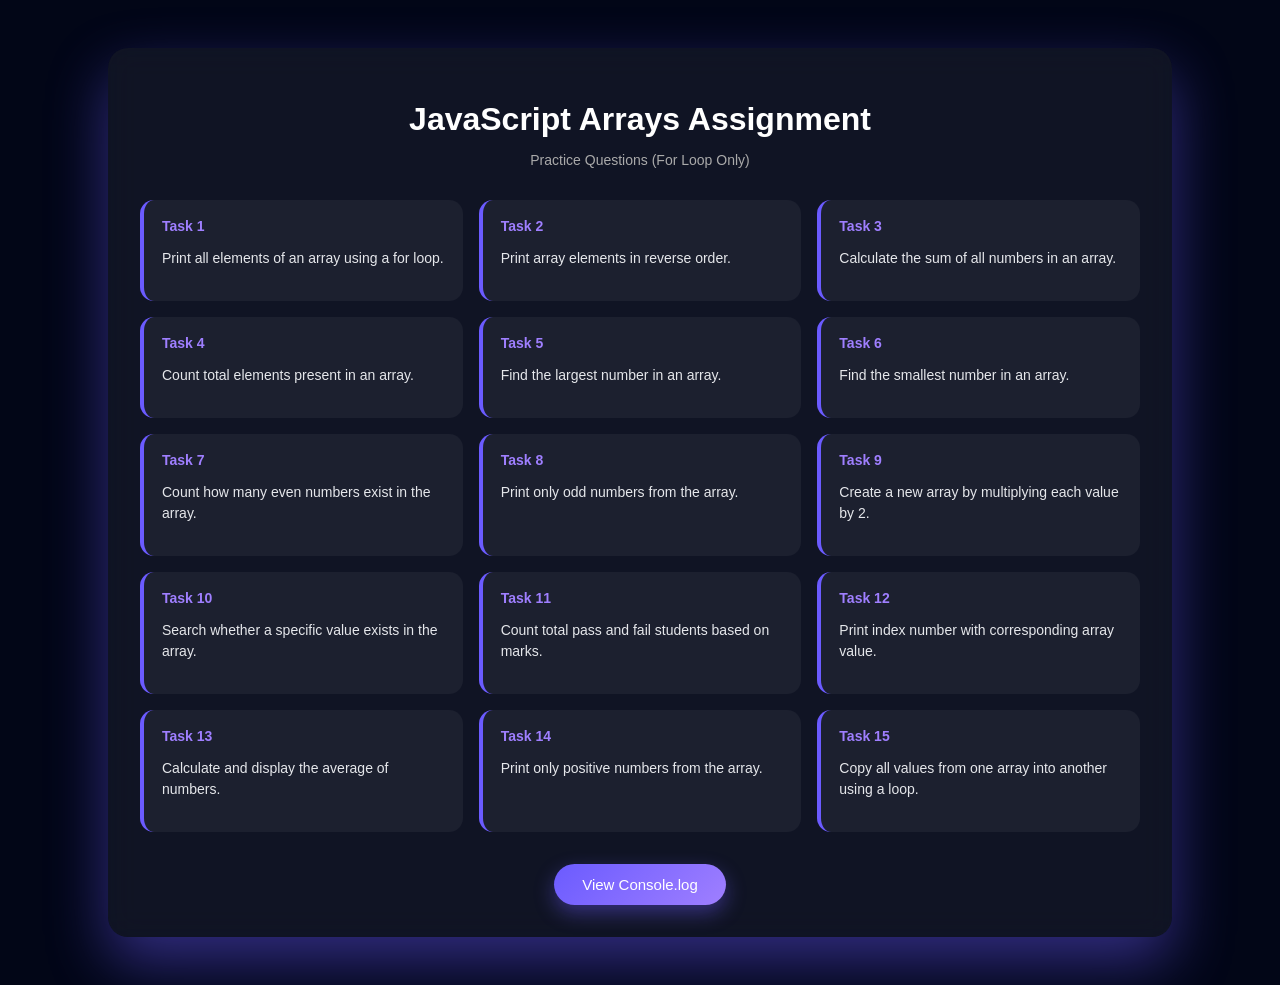
<file: Assgniment 4/index.html>
<!DOCTYPE html>
<html lang="en">
<head>
  <meta charset="UTF-8">
  <meta name="viewport" content="width=device-width, initial-scale=1.0">
  <title>Assginment 4</title>
  <link rel="stylesheet" href="style.css">
</head>
<body>
  <div class="container">
    <div class="assignment-ui">
  
      <h1 class="title">JavaScript Arrays Assignment</h1>
      <p class="subtitle">Practice Questions (For Loop Only)</p>
  
      <div class="assignment-grid">
  
        <div class="assignment-card">
          <span>Task 1</span>
          <p>Print all elements of an array using a for loop.</p>
        </div>
  
        <div class="assignment-card">
          <span>Task 2</span>
          <p>Print array elements in reverse order.</p>
        </div>
  
        <div class="assignment-card">
          <span>Task 3</span>
          <p>Calculate the sum of all numbers in an array.</p>
        </div>
  
        <div class="assignment-card">
          <span>Task 4</span>
          <p>Count total elements present in an array.</p>
        </div>
  
        <div class="assignment-card">
          <span>Task 5</span>
          <p>Find the largest number in an array.</p>
        </div>
  
        <div class="assignment-card">
          <span>Task 6</span>
          <p>Find the smallest number in an array.</p>
        </div>
  
        <div class="assignment-card">
          <span>Task 7</span>
          <p>Count how many even numbers exist in the array.</p>
        </div>
  
        <div class="assignment-card">
          <span>Task 8</span>
          <p>Print only odd numbers from the array.</p>
        </div>
  
        <div class="assignment-card">
          <span>Task 9</span>
          <p>Create a new array by multiplying each value by 2.</p>
        </div>
  
        <div class="assignment-card">
          <span>Task 10</span>
          <p>Search whether a specific value exists in the array.</p>
        </div>
  
        <div class="assignment-card">
          <span>Task 11</span>
          <p>Count total pass and fail students based on marks.</p>
        </div>
  
        <div class="assignment-card">
          <span>Task 12</span>
          <p>Print index number with corresponding array value.</p>
        </div>
  
        <div class="assignment-card">
          <span>Task 13</span>
          <p>Calculate and display the average of numbers.</p>
        </div>
  
        <div class="assignment-card">
          <span>Task 14</span>
          <p>Print only positive numbers from the array.</p>
        </div>
  
        <div class="assignment-card">
          <span>Task 15</span>
          <p>Copy all values from one array into another using a loop.</p>
        </div>
  
      </div>
      <button class="primary-btn">View Console.log</button>
    </div>
  </div>

</body>
<script src="array-for-loop-assignment.js"></script>
</html>
</file>
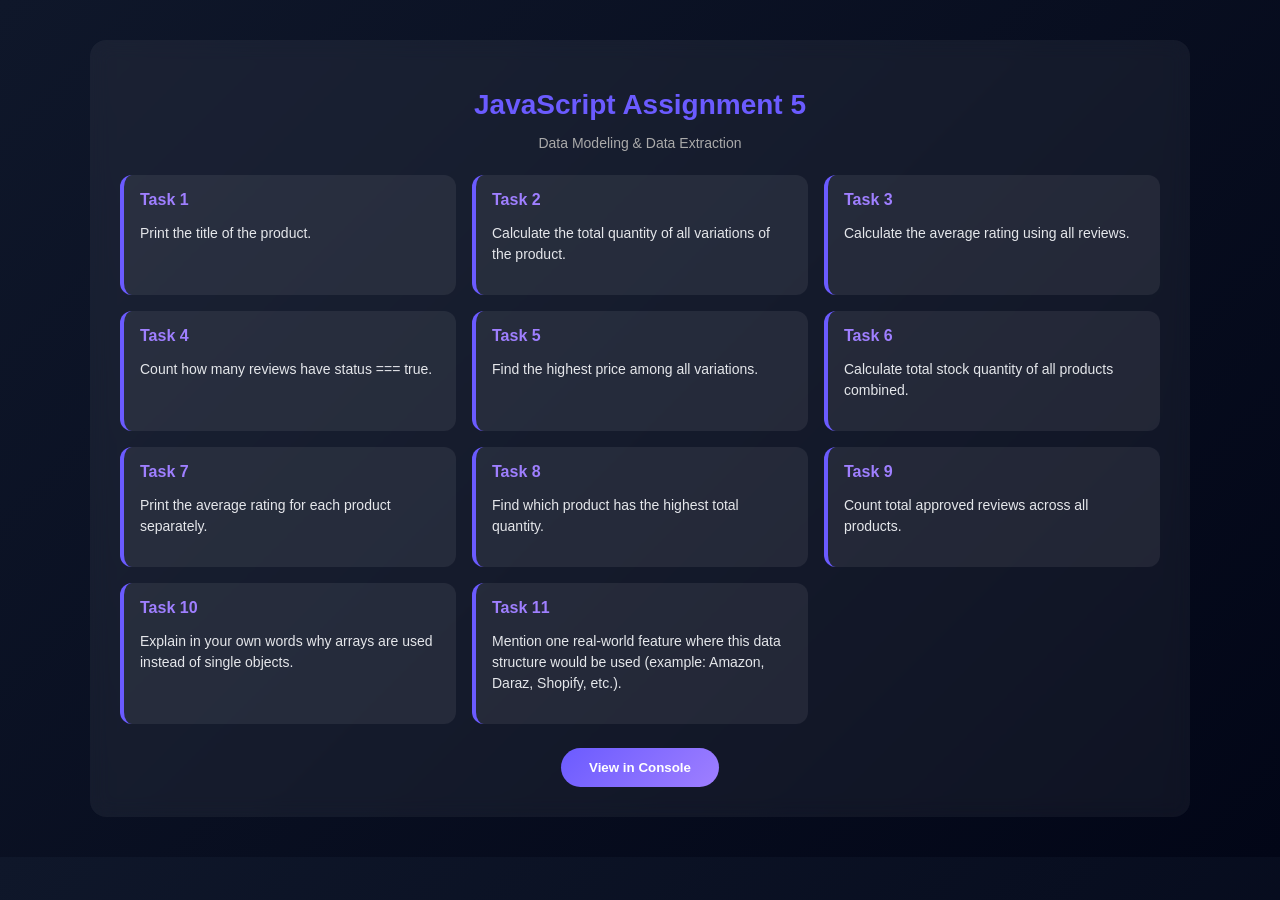
<file: Assgniment 5/index.html>
<!DOCTYPE html>
<html lang="en">
<head>
  <meta charset="UTF-8">
  <meta name="viewport" content="width=device-width, initial-scale=1.0">
  <title>Assignment 5</title>
  <link rel="stylesheet" href="style.css">
</head>
<body>
  <div class="container">
    <div class="assignment-ui">
  
      <h1 class="title">JavaScript Assignment 5</h1>
      <p class="subtitle">Data Modeling & Data Extraction</p>
  
      <div class="assignment-grid">
  
        <div class="assignment-card">
          <span>Task 1</span>
          <p>Print the title of the product.</p>
        </div>
  
        <div class="assignment-card">
          <span>Task 2</span>
          <p>Calculate the total quantity of all variations of the product.</p>
        </div>
  
        <div class="assignment-card">
          <span>Task 3</span>
          <p>Calculate the average rating using all reviews.</p>
        </div>
  
        <div class="assignment-card">
          <span>Task 4</span>
          <p>Count how many reviews have status === true.</p>
        </div>
  
        <div class="assignment-card">
          <span>Task 5</span>
          <p>Find the highest price among all variations.</p>
        </div>
  
        <div class="assignment-card">
          <span>Task 6</span>
          <p>Calculate total stock quantity of all products combined.</p>
        </div>
  
        <div class="assignment-card">
          <span>Task 7</span>
          <p>Print the average rating for each product separately.</p>
        </div>
  
        <div class="assignment-card">
          <span>Task 8</span>
          <p>Find which product has the highest total quantity.</p>
        </div>
  
        <div class="assignment-card">
          <span>Task 9</span>
          <p>Count total approved reviews across all products.</p>
        </div>
  
        <div class="assignment-card">
          <span>Task 10</span>
          <p>Explain in your own words why arrays are used instead of single objects.</p>
        </div>
  
        <div class="assignment-card">
          <span>Task 11</span>
          <p>Mention one real-world feature where this data structure would be used (example: Amazon, Daraz, Shopify, etc.).</p>
        </div>
  
    
      </div>
  
      <button class="primary-btn">View in Console</button>
  
    </div>
  </div>
</body>
<script src="app.js"></script>
</html>
</file>
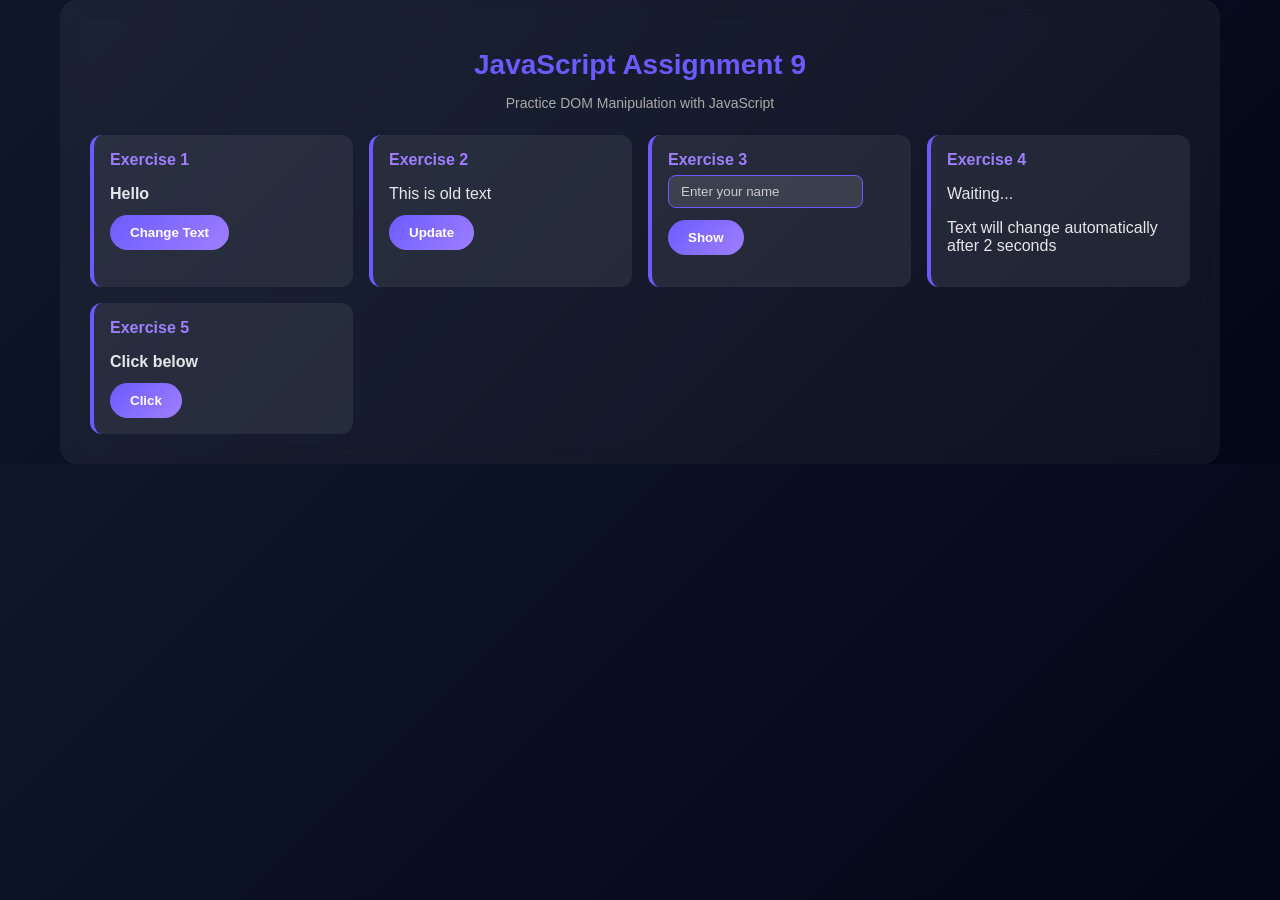
<file: Assgniment 9/index.html>
<!DOCTYPE html>
<html lang="en">
<head>
  <meta charset="UTF-8">
  <meta name="viewport" content="width=device-width, initial-scale=1.0">
  <title>Assginment 9</title>
  <link rel="stylesheet" href="style.css">
</head>
<body>
<div class="container assignment-ui">
  <h1 class="title">JavaScript Assignment 9</h1>
  <p class="subtitle">Practice DOM Manipulation with JavaScript</p>

  <div class="assignment-grid">
    <div class="assignment-card">
      <span>Exercise 1</span>
      <h3 id="text">Hello</h3>
      <button class="primary-btn" onclick="changeText()">Change Text</button>
    </div>
    <div class="assignment-card">
      <span>Exercise 2</span>
      <p id="para">This is old text</p>
      <button class="primary-btn" onclick="updateText()">Update</button>
    </div>
    <div class="assignment-card">
      <span>Exercise 3</span>
      <input type="text" id="name" placeholder="Enter your name">
      <button class="primary-btn" onclick="showName()">Show</button>
      <p id="result"></p>
    </div>
    <div class="assignment-card">
      <span>Exercise 4</span>
      <p id="msg">Waiting...</p>
      <p class="text-secondary mt-2">Text will change automatically after 2 seconds</p>
    </div>
    <div class="assignment-card">
      <span>Exercise 5</span>
      <h3 id="message">Click below</h3>
      <button class="primary-btn" onclick="changeMessage()">Click</button>
    </div>
  </div>
</div>
</body>
<script src="app.js"></script>
</html>
</file>
<file: style.css>
body {
      background-color: #0f172a;
      color: #e5e7eb;
    }

    .navbar {
      background-color: #020617;
    }

    .hero {
      padding: 80px 0;
      background: linear-gradient(135deg, #020617, #020617);
    }

    .hero h1 span {
      color: #38bdf8;
    }

    .assignment-card {
      background-color: #020617;
      border: 1px solid #1e293b;
      border-radius: 16px;
      transition: transform 0.3s ease, box-shadow 0.3s ease;
    }

    .assignment-card:hover {
      transform: translateY(-6px);
      box-shadow: 0 12px 30px rgba(56, 189, 248, 0.15);
    }

    .badge-custom {
      background-color: #38bdf8;
      color: #020617;
    }
    /* About Section */
#about {
  background: linear-gradient(135deg, #0f172a, #020617);
  color: #e5e7eb;
  padding: 80px 0;
  text-align: center;
  border-radius: 16px;
  margin: 40px 0;
  box-shadow: 0 8px 25px rgba(0, 0, 0, 0.4);
}

#about h2 {
  color: #38bdf8;
  font-size: 2.2rem;
  margin-bottom: 1rem;
}

#about p {
  font-size: 1rem;
  color: #cbd5e1;
  line-height: 1.7;
  max-width: 700px;
  margin: 0 auto;
}

#about .btn {
  padding: 0.6rem 1.2rem;
  border-radius: 12px;
  font-weight: 500;
  transition: all 0.3s ease;
}

#about .btn-outline-info:hover {
  background-color: #38bdf8;
  color: #020617;
}

#about .btn-outline-light:hover {
  background-color: #e5e7eb;
  color: #020617;
}


    footer {
      background-color: #020617;
      border-top: 1px solid #1e293b;
    }
</file>
<file: Assginment 6/style.css>
body {
  background: linear-gradient(135deg, #0f172a, #020617);
  font-family: "Segoe UI", sans-serif;
  color: #fff;
  margin: 0;
  padding: 0;
}

.container {
  max-width: 1100px;
  margin: 0 auto;
  padding: 40px 16px;
}

.assignment-ui {
  background: rgba(255, 255, 255, 0.05);
  padding: 30px;
  border-radius: 16px;
  backdrop-filter: blur(10px);
}

.title {
  text-align: center;
  font-size: 28px;
  margin-bottom: 6px;
  color: #6b5bff;
}

.subtitle {
  text-align: center;
  font-size: 14px;
  color: #aaa;
  margin-bottom: 24px;
}

.assignment-grid {
  display: grid;
  grid-template-columns: repeat(auto-fit, minmax(250px, 1fr));
  gap: 16px;
}

.assignment-card {
  background: rgba(255, 255, 255, 0.07);
  padding: 16px;
  border-radius: 12px;
  border-left: 4px solid #6b5bff;
  transition: 0.3s ease;
}

.assignment-card:hover {
  transform: translateY(-5px);
  box-shadow: 0 12px 25px rgba(107, 91, 255, 0.4);
}

.assignment-card span {
  font-weight: 600;
  color: #9f7fff;
  display: block;
  margin-bottom: 6px;
}

.assignment-card p {
  font-size: 14px;
  line-height: 1.5;
  color: #e5e7eb;
}

.primary-btn {
  display: block;
  margin: 24px auto 0;
  padding: 12px 28px;
  border-radius: 999px;
  background: linear-gradient(135deg, #6b5bff, #9f7fff);
  color: #fff;
  font-weight: 600;
  border: none;
  cursor: pointer;
  transition: 0.3s ease;
}

.primary-btn:hover {
  transform: translateY(-2px);
  box-shadow: 0 8px 20px rgba(107, 91, 255, 0.5);
}
</file>
<file: Assginment 7/style.css>
body {
  background: linear-gradient(135deg, #0f172a, #020617);
  font-family: "Segoe UI", sans-serif;
  color: #fff;
  margin: 0;
  padding: 0;
}

.container {
  max-width: 1100px;
  margin: 0 auto;
  padding: 40px 16px;
}

.assignment-ui {
  background: rgba(255, 255, 255, 0.05);
  padding: 30px;
  border-radius: 16px;
  backdrop-filter: blur(10px);
}

.title {
  text-align: center;
  font-size: 28px;
  margin-bottom: 6px;
  color: #6b5bff;
}

.subtitle {
  text-align: center;
  font-size: 14px;
  color: #aaa;
  margin-bottom: 24px;
}

.assignment-grid {
  display: grid;
  grid-template-columns: repeat(auto-fit, minmax(250px, 1fr));
  gap: 16px;
}

.assignment-card {
  background: rgba(255, 255, 255, 0.07);
  padding: 16px;
  border-radius: 12px;
  border-left: 4px solid #6b5bff;
  transition: 0.3s ease;
}

.assignment-card:hover {
  transform: translateY(-5px);
  box-shadow: 0 12px 25px rgba(107, 91, 255, 0.4);
}

.assignment-card span {
  font-weight: 600;
  color: #9f7fff;
  display: block;
  margin-bottom: 6px;
}

.assignment-card p {
  font-size: 14px;
  line-height: 1.5;
  color: #e5e7eb;
}

.primary-btn {
  display: block;
  margin: 24px auto 0;
  padding: 12px 28px;
  border-radius: 999px;
  background: linear-gradient(135deg, #6b5bff, #9f7fff);
  color: #fff;
  font-weight: 600;
  border: none;
  cursor: pointer;
  transition: 0.3s ease;
}

.primary-btn:hover {
  transform: translateY(-2px);
  box-shadow: 0 8px 20px rgba(107, 91, 255, 0.5);
}
</file>
<file: Assgniment 1/style.css>
/* Global */
    body{
      background: linear-gradient(135deg, #020617, #020617);
      min-height:100vh;
      font-family: "Segoe UI", sans-serif;
      color:#fff;
      display:flex;
      justify-content:center;
      align-items:center;
    }

    /* Layout */
    .container{
      width:100%;
      padding:24px 16px;
      display:flex;
      justify-content:center;
    }

    /* Glass Card */
    .assignment-ui{
      max-width:900px;
      width:100%;
      padding:32px;
      border-radius:20px;
      background: rgba(255,255,255,0.06);
      backdrop-filter: blur(14px);
      box-shadow: 0 25px 60px rgba(107,91,255,0.45);
      transition: transform 0.35s ease, box-shadow 0.35s ease;
    }

    .assignment-ui:hover{
      transform: translateY(-4px);
      box-shadow: 0 35px 80px rgba(107,91,255,0.7);
    }

    /* Title */
    .title{
      text-align:center;
      font-size:32px;
      margin-bottom:6px;
    }

    .subtitle{
      text-align:center;
      font-size:14px;
      color:#aaa;
      margin-bottom:26px;
    }

    /* List */
    .assignment-list{
      list-style:none;
      padding:0;
      margin:0;
    }

    .assignment-list li{
      background: rgba(255,255,255,0.05);
      padding:14px 16px;
      border-radius:12px;
      margin-bottom:12px;
      border-left:3px solid #6b5bff;
    }

    .assignment-list span{
      display:block;
      color:#9f7fff;
      font-weight:600;
      margin-bottom:4px;
    }

    /* Button */
    .primary-btn{
      display:block;
      margin:28px auto 0;
      background: linear-gradient(135deg, #6b5bff, #9f7fff);
      color:#fff;
      border:none;
      padding:12px 26px;
      border-radius:999px;
      font-size:15px;
      cursor:pointer;
    box-shadow: 0 8px 20px rgba(107,91,255,0.4);
      transition: background 0.35s ease, box-shadow 0.35s ease;
    }
</file>
<file: Assgniment 10/style.css>
* {
  box-sizing: border-box;
  margin: 0;
  padding: 0;
}
body {
  color: #f0f0f0;
  min-height: 100vh;
}

.wrapper {
  min-height: 100vh;
  display: flex;
  align-items: flex-start;
  justify-content: center;
  padding: 48px 16px 80px;
}

.app-card {
  width: 100%;
  max-width: 640px;
  background: #0d0d0d;
  border: 1px solid #2a2a2a;
  border-radius: 20px;
  box-shadow: 0 20px 60px rgba(0, 0, 0, 0.9);
  animation: cardIn 0.5s ease both;
}

@keyframes cardIn {
  from {
    opacity: 0;
    transform: translateY(24px);
  }
  to {
    opacity: 1;
    transform: translateY(0);
  }
}

.app-header {
  padding: 32px 28px 24px;
  border-bottom: 1px solid #1e1e1e;
  display: flex;
  align-items: center;
  justify-content: space-between;
}

.app-title {
  font-size: 40px;
  font-weight: 800;
  color: #fff;
  letter-spacing: -2px;
  line-height: 1;
}

.task-counter {
  font-size: 11px;
  color: #666;
  background: #0a0a0a;
  border: 1px solid #2a2a2a;
  border-radius: 10px;
  padding: 6px 14px;
}
.task-counter b {
  color: #fff;
}

.app-body {
  padding: 24px 28px;
}

.search-row {
  display: flex;
  gap: 8px;
  margin-bottom: 16px;
}
.search-wrap {
  position: relative;
  flex: 1;
}
.search-wrap .si {
  position: absolute;
  left: 14px;
  top: 50%;
  transform: translateY(-50%);
  color: #555;
  font-size: 12px;
  pointer-events: none;
}

#searchField {
  width: 100%;
  background: #0a0a0a;
  border: 1px solid #2a2a2a;
  border-radius: 10px;
  padding: 11px 14px 11px 38px;
  font-size: 13px;
  color: #f0f0f0;
  outline: none;
  transition: border-color 0.2s;
}
#searchField::placeholder {
  color: #444;
}
#searchField:focus {
  border-color: #3a3a3a;
  background: #111;
}

#searchBtn {
  background: #0a0a0a;
  border: 1px solid #2a2a2a;
  border-radius: 10px;
  padding: 11px 18px;
  font-size: 11px;
  font-weight: 700;
  color: #666;
  cursor: pointer;
  letter-spacing: 1px;
  text-transform: uppercase;
  transition: all 0.2s;
  white-space: nowrap;
  display: flex;
  align-items: center;
  gap: 7px;
}
#searchBtn:hover {
  background: #161616;
  border-color: #3a3a3a;
  color: #fff;
}
#searchBtn.active {
  background: #fff;
  border-color: #fff;
  color: #000;
}

.divider {
  height: 1px;
  background: #1e1e1e;
  margin-bottom: 16px;
}

.add-row {
  display: flex;
  gap: 8px;
  margin-bottom: 28px;
}

#todoInput {
  flex: 1;
  background: #0a0a0a;
  border: 1px solid #2a2a2a;
  border-radius: 10px;
  padding: 11px 14px;
  font-size: 13px;
  color: #f0f0f0;
  outline: none;
  transition: border-color 0.2s;
}
#todoInput::placeholder {
  color: #444;
}
#todoInput:focus {
  border-color: #3a3a3a;
  background: #111;
}

#addBtn {
  background: #fff;
  border: 1px solid #fff;
  border-radius: 10px;
  padding: 11px 22px;
  font-size: 11px;
  font-weight: 700;
  color: #000;
  cursor: pointer;
  letter-spacing: 1px;
  text-transform: uppercase;
  white-space: nowrap;
  transition: all 0.2s;
}
#addBtn:hover {
  background: #ddd;
  border-color: #ddd;
  transform: translateY(-1px);
  box-shadow: 0 4px 16px rgba(255, 255, 255, 0.1);
}
#addBtn.update {
  background: #f5c518;
  border-color: #f5c518;
  color: #000;
}
#addBtn.update:hover {
  background: #e0b015;
  border-color: #e0b015;
}

.section-label {
  font-size: 9px;
  letter-spacing: 3px;
  color: #444;
  text-transform: uppercase;
  margin-bottom: 10px;
  display: flex;
  align-items: center;
  gap: 10px;
}
.section-label::after {
  content: '';
  flex: 1;
  height: 1px;
  background: #1e1e1e;
}

#todoList {
  list-style: none;
  padding: 0;
  display: flex;
  flex-direction: column;
  gap: 6px;
}

#todoList li {
  background: #111;
  border: 1px solid #1e1e1e;
  border-radius: 3px;
  padding: 13px 16px;
  display: flex;
  align-items: center;
  justify-content: space-between;
  gap: 12px;
  transition:
    border-color 0.2s,
    background 0.2s,
    transform 0.2s;
  animation: itemIn 0.35s cubic-bezier(0.34, 1.4, 0.64, 1) both;
  position: relative;
  overflow: hidden;
}

#todoList li::before {
  content: '';
  position: absolute;
  left: 0;
  top: 0;
  bottom: 0;
  width: 2px;
  background: #fff;
  transform: scaleY(0);
  transform-origin: center;
  transition: transform 0.25s;
}

#todoList li:hover {
  border-color: #2a2a2a;
  background: #141414;
  transform: translateX(3px);
}
#todoList li:hover::before {
  transform: scaleY(1);
}

/* ── DONE state ── */
#todoList li.done {
  background: #0c130c;
  border-color: #1a2e1a;
}
#todoList li.done::before {
  background: #3ddc84;
  transform: scaleY(1);
}
#todoList li.done .todo-text {
  text-decoration: line-through;
  color: #4a4a4a;
}

@keyframes itemIn {
  from {
    opacity: 0;
    transform: translateY(-8px) scale(0.98);
  }
  to {
    opacity: 1;
    transform: translateY(0) scale(1);
  }
}

@keyframes itemOut {
  from {
    opacity: 1;
    transform: translateX(0);
    max-height: 70px;
  }
  to {
    opacity: 0;
    transform: translateX(50px);
    max-height: 0;
    padding: 0;
    border-width: 0;
  }
}

#todoList li.removing {
  animation: itemOut 0.3s ease forwards;
  pointer-events: none;
}

#todoList li .todo-text {
  flex: 1;
  font-size: 14px;
  font-weight: 500;
  word-break: break-word;
  transition:
    color 0.3s,
    text-decoration 0.3s;
}

#todoList li .actions {
  display: flex;
  gap: 6px;
  flex-shrink: 0;
}

.ibtn {
  width: 30px;
  height: 30px;
  border-radius: 2px;
  border: 1px solid #2a2a2a;
  background: transparent;
  display: flex;
  align-items: center;
  justify-content: center;
  cursor: pointer;
  font-size: 11px;
  color: #555;
  transition: all 0.18s;
}

/* ── DONE button ── */
.ibtn.done-btn {
  border-color: #2a2a2a;
  color: #555;
  position: relative;
}
.ibtn.done-btn:hover {
  color: #3ddc84;
  border-color: rgba(61, 220, 132, 0.4);
  background: rgba(61, 220, 132, 0.08);
  transform: scale(1.1);
}
/* when the parent li has .done, light up the done button */
li.done .ibtn.done-btn {
  color: #3ddc84;
  border-color: rgba(61, 220, 132, 0.5);
  background: rgba(61, 220, 132, 0.1);
}
li.done .ibtn.done-btn:hover {
  color: #ff3b3b;
  border-color: rgba(255, 59, 59, 0.4);
  background: rgba(255, 59, 59, 0.08);
}

/* checkmark pop animation */
@keyframes checkPop {
  0% {
    transform: scale(1);
  }
  40% {
    transform: scale(1.35) rotate(-10deg);
  }
  70% {
    transform: scale(0.9) rotate(5deg);
  }
  100% {
    transform: scale(1) rotate(0deg);
  }
}
.ibtn.done-btn.popping {
  animation: checkPop 0.45s cubic-bezier(0.34, 1.6, 0.64, 1) both;
}

.ibtn.edit:hover {
  color: #f5c518;
  border-color: rgba(245, 197, 24, 0.4);
  background: rgba(245, 197, 24, 0.08);
}
.ibtn.del:hover {
  color: #ff3b3b;
  border-color: rgba(255, 59, 59, 0.4);
  background: rgba(255, 59, 59, 0.08);
}

#emptyState {
  text-align: center;
  padding: 48px 0;
  display: none;
}
#emptyState.show {
  display: block;
}
#emptyState .et {
  font-size: 10px;
  letter-spacing: 3px;
  color: #333;
  text-transform: uppercase;
}

.hidden {
  display: none !important;
}

.app-footer {
  padding: 14px 28px;
  border-top: 1px solid #1e1e1e;
  display: flex;
  align-items: center;
  justify-content: space-between;
}

.hint {
  font-size: 9px;
  color: #444;
  letter-spacing: 1px;
}

#clearBtn {
  font-size: 9px;
  color: #444;
  background: none;
  border: none;
  cursor: pointer;
  letter-spacing: 1px;
  text-transform: uppercase;
  transition: color 0.2s;
  padding: 0;
}
#clearBtn:hover {
  color: #ff3b3b;
}
</file>
<file: Assgniment 11/style.css>
* {
  margin: 0;
  padding: 0;
  box-sizing: border-box;
}
body {
  background: #0d0d0d;
  color: #fff;
  font-family: 'Courier New', monospace;
  min-height: 100vh;
  display: flex;
  align-items: center;
  justify-content: center;
  padding: 24px 16px;
}
.container {
  width: 100%;
  max-width: 400px;
  display: flex;
  flex-direction: column;
  gap: 14px;
}
.card {
  background: #141414;
  border: 1px solid #1f1f1f;
  border-radius: 14px;
  padding: 28px 26px;
}

.card-title {
  font-size: 10px;
  letter-spacing: 3px;
  color: #3a3a3a;
  text-transform: uppercase;
  margin-bottom: 18px;
}
.clock-digits {
  display: flex;
  align-items: center;
  justify-content: center;
  gap: 2px;
}

.clock-digits span.num {
  font-weight: 700;
  font-size: 70px;
  line-height: 1;
  letter-spacing: -2px;
}

.clock-digits span.sep {
  font-size: 70px;
  color: #2a2a2a;
  line-height: 1;
  margin: 0 1px 4px;
  animation: blink 1s step-end infinite;
}

@keyframes blink {
  50% {
    opacity: 0;
  }
}

.clock-sub {
  display: flex;
  justify-content: space-between;
  align-items: center;
  margin-top: 14px;
  padding-top: 14px;
  border-top: 1px solid #1c1c1c;
}

#dateDisplay {
  font-size: 11px;
  color: #383838;
  letter-spacing: 0.5px;
}

#ampm {
  font-size: 12px;
  letter-spacing: 2px;
  color: #484848;
  border: 1px solid #222;
  border-radius: 4px;
  padding: 2px 8px;
}

/* ── STOPWATCH ── */
.sw-digits {
  display: flex;
  align-items: flex-end;
  justify-content: center;
  gap: 1px;
}

.sw-digits .num {
  font-size: 70px;
  font-weight: 700;
  line-height: 1;
  letter-spacing: -1px;
}

.sw-digits .sep {
  font-size: 40px;
  color: #2a2a2a;
  line-height: 1;
  margin: 0 2px 5px;
}

.sw-digits .ms {
  font-size: 50px;
  color: #333;
  line-height: 1;
  margin-bottom: 3px;
}
.buttons {
  display: grid;
  grid-template-columns: 1fr 1fr 1fr;
  gap: 8px;
  margin-top: 22px;
}

button {
  padding: 12px 0;
  border-radius: 8px;
  border: 1px solid #1f1f1f;
  background: #181818;
  color: #666;
  font-family: 'Courier New', monospace;
  font-size: 11px;
  letter-spacing: 1.5px;
  text-transform: uppercase;
  cursor: pointer;
  transition:
    background 0.15s,
    color 0.15s,
    border-color 0.15s;
}
button:active:not(:disabled) {
  background: #262626;
}
#btnStart {
  color: #ffffff;
  border-color: #1a271a;
}
#btnStart:hover:not(:disabled) {
  background: #172017;
  color: #ffffff;
  border-color: #ffffff;
}

#btnStop {
  color: #9a4c4c;
  border-color: #271a1a;
}


@media (max-width: 380px) {
  .card {
    padding: 22px 18px;
  }
  #dateDisplay {
    font-size: 10px;
  }
}
</file>
<file: Assgniment 2/style.css>
/* Global */
body{
  background: linear-gradient(135deg, #020617, #020617);
  min-height:100vh;
  font-family: "Segoe UI", sans-serif;
  color:#fff;
  display:flex;
  justify-content:center;
  align-items:center;
}

/* Layout */
.container{
  width:100%;
  padding:24px 16px;
  display:flex;
  justify-content:center;
}

/* Glass Card */
.assignment-ui{
  max-width:900px;
  width:100%;
  padding:32px;
  border-radius:20px;
  background: rgba(255,255,255,0.06);
  backdrop-filter: blur(14px);
  box-shadow: 0 25px 60px rgba(107,91,255,0.45);
  transition: transform 0.35s ease, box-shadow 0.35s ease;
}

.assignment-ui:hover{
  transform: translateY(-4px);
  box-shadow: 0 35px 80px rgba(107,91,255,0.7);
}

/* Title */
.title{
  text-align:center;
  font-size:32px;
  margin-bottom:6px;
  line-height:1.2;
}

.subtitle{
  text-align:center;
  font-size:14px;
  color:#aaa;
  margin-bottom:26px;
}

/* List */
.assignment-list{
  list-style:none;
  padding:0;
  margin:0;
}

.assignment-list li{
  background: rgba(255,255,255,0.05);
  padding:14px 16px;
  border-radius:12px;
  margin-bottom:12px;
  border-left:3px solid #6b5bff;
  transition: background 0.3s, box-shadow 0.3s, transform 0.3s;
}

.assignment-list li:hover{
  background: rgba(107,91,255,0.12);
  border-left-color:#9f7fff;
  box-shadow:0 6px 18px rgba(107,91,255,0.45);
  transform: translateX(4px);
}

.assignment-list span{
  display:block;
  color:#9f7fff;
  font-weight:600;
  margin-bottom:4px;
  font-size:15px;
}

/* Button */
.primary-btn{
  display:block;
  width:fit-content;
  margin:28px auto 0;
  background: linear-gradient(135deg, #6b5bff, #9f7fff);
  color:#fff;
  border:none;
  padding:12px 26px;
  border-radius:999px;
  font-size:15px;
  cursor:pointer;
  transition: transform 0.25s, box-shadow 0.25s;
  box-shadow:0 6px 22px rgba(107,91,255,0.55);
}

.primary-btn:hover{
  transform: translateY(-2px);
  box-shadow:0 10px 30px rgba(107,91,255,0.8);
}

/* Tablet */
@media (max-width: 768px){
  .assignment-ui{
    padding:28px;
  }

  .title{
    font-size:28px;
  }
}

/* Mobile */
@media (max-width: 480px){
  .assignment-ui{
    padding:22px;
    border-radius:16px;
  }

  .title{
    font-size:24px;
  }

  .subtitle{
    font-size:13px;
  }

  .assignment-list li{
    padding:12px 14px;
  }

  .assignment-list span{
    font-size:14px;
  }

  .primary-btn{
    font-size:14px;
    padding:11px 22px;
  }
}
</file>
<file: Assgniment 3/style.css>
*{
  margin:0;
  padding:0;
  box-sizing:border-box;
  font-family: "Segoe UI", sans-serif;
}
body{
  background: linear-gradient(135deg, #020617, #020617);
  min-height:100vh;
  color: #fff; 
}
.container{
  width:100%;
  padding:30px 20px;
  display:flex;
  justify-content:center;
}
.glass{
  background: rgba(255,255,255,0.05); 
  backdrop-filter: blur(10px);
  border: 1px solid rgba(255,255,255,0.1); 
}
.assignment-card{
  max-width:500px;
  padding:28px;
  border-radius:18px;
  box-shadow:0 20px 40px rgba(0,0,0,0.6); 
  text-align:center;
  background: rgba(255,255,255,0.05); 
}
.assignment-card h2{
  margin-bottom:10px;
  color:#fff;
}

.desc{
  font-size:15px;
  color:#ccc;
  margin-bottom:16px;
}

.features{
  list-style:none;
  text-align:left;
  margin-bottom:20px;
}

.features li{
  margin-bottom:8px;
  font-size:14px;
  color:#bbb;
}
.primary-btn{
  background: linear-gradient(135deg, #6b5bff, #9f7fff); 
  color:#fff;
  border:none;
  padding:12px 24px;
  border-radius:30px;
  cursor:pointer;
  font-size:14px;
  transition:0.3s;
  box-shadow: 0 5px 15px rgba(107,91,255,0.4); 
}
.primary-btn:hover{
  transform: translateY(-2px);
  box-shadow: 0 10px 25px rgba(107,91,255,0.6);
}

.card{
  max-width:900px;
  width:100%;
  padding:30px;
  border-radius:18px;
  box-shadow:0 20px 40px rgba(0,0,0,0.6);
  background: rgba(255,255,255,0.05); 
  transition: 0.3s;
}
.card:hover{
  box-shadow: 0 25px 50px rgba(107,91,255,0.6); 
  transform: translateY(-2px);
}

.card h2{
  text-align:center;
  margin-bottom:5px;
  color:#fff;
}

.subtitle{
  text-align:center;
  color:#ccc;
  margin-bottom:22px;
}
.result p{
  background: rgba(255,255,255,0.05);
  padding:12px 14px;
  border-radius:10px;
  margin-bottom:10px;
  font-size:14px;
  line-height:1.6;
  border-left:4px solid #6b5bff; 
  color:#eee;
  transition: 0.3s;
}

.result p:hover{
  border-left-color: #9f7fff; 
  box-shadow: 0 4px 15px rgba(107,91,255,0.4); 
  background: rgba(107,91,255,0.05); 
}

.result span{
  display:block;
  font-weight:600;
  color:#fff;
  margin-bottom:4px;
}
@media(max-width:480px){
  .assignment-card,
  .card{
    padding:20px;
  }

  .result p{
    font-size:13px;
  }
}
</file>
<file: Assgniment 4/style.css>
body{
  background: linear-gradient(135deg, #020617, #020617);
  min-height:100vh;
  font-family: "Segoe UI", sans-serif;
  color:#fff;
  display:flex;
  justify-content:center;
  align-items:flex-start;
}
.container{
  width:100%;
  padding:40px 16px;
  display:flex;
  justify-content:center;
}
.assignment-ui{
  max-width:1000px;
  width:100%;
  padding:32px;
  border-radius:20px;
  background: rgba(255,255,255,0.06);
  backdrop-filter: blur(14px);
  box-shadow: 0 25px 60px rgba(107,91,255,0.45);
}
.title{
  text-align:center;
  font-size:32px;
  margin-bottom:6px;
}
.subtitle{
  text-align:center;
  font-size:14px;
  color:#aaa;
  margin-bottom:32px;
}
.assignment-grid{
  display:grid;
  grid-template-columns: repeat(auto-fit, minmax(260px, 1fr));
  gap:16px;
}
.assignment-card{
  background: rgba(255,255,255,0.05);
  padding:18px;
  border-radius:14px;
  border-left:4px solid #6b5bff;
  transition: transform 0.3s ease, box-shadow 0.3s ease;
}

.assignment-card:hover{
  transform: translateY(-6px);
  box-shadow: 0 18px 40px rgba(107,91,255,0.45);
}
.assignment-card span{
  display:block;
  color:#9f7fff;
  font-weight:600;
  margin-bottom:6px;
  font-size:14px;
}
.assignment-card p{
  font-size:14px;
  color:#e5e7eb;
  line-height:1.5;
}
.primary-btn{
  display:block;
  margin:32px auto 0;
  background: linear-gradient(135deg, #6b5bff, #9f7fff);
  color:#fff;
  border:none;
  padding:12px 28px;
  border-radius:999px;
  font-size:15px;
  cursor:pointer;
  box-shadow: 0 8px 20px rgba(107,91,255,0.4);
  transition: transform 0.3s ease, box-shadow 0.3s ease;
}
.primary-btn:hover{
  transform: translateY(-2px);
  box-shadow: 0 12px 28px rgba(107,91,255,0.6);
  border: 2px solid linear-gradient(135deg, #6b5bff, #9f7fff);
}
</file>
<file: Assgniment 5/style.css>
body {
  background: linear-gradient(135deg, #0f172a, #020617);
  font-family: "Segoe UI", sans-serif;
  color: #fff;
  margin: 0;
  padding: 0;
}
.container {
  max-width: 1100px;
  margin: 0 auto;
  padding: 40px 16px;
}
.assignment-ui {
  background: rgba(255, 255, 255, 0.05);
  padding: 30px;
  border-radius: 16px;
  backdrop-filter: blur(10px);
}
.title {
  text-align: center;
  font-size: 28px;
  margin-bottom: 6px;
  color: #6b5bff;
}

.subtitle {
  text-align: center;
  font-size: 14px;
  color: #aaa;
  margin-bottom: 24px;
}
.assignment-grid {
  display: grid;
  grid-template-columns: repeat(auto-fit, minmax(250px, 1fr));
  gap: 16px;
}
.assignment-card {
  background: rgba(255,255,255,0.07);
  padding: 16px;
  border-radius: 12px;
  border-left: 4px solid #6b5bff;
  transition: transform 0.3s ease, box-shadow 0.3s ease;
}

.assignment-card:hover {
  transform: translateY(-5px);
  box-shadow: 0 12px 25px rgba(107,91,255,0.4);
}

.assignment-card span {
  font-weight: 600;
  color: #9f7fff;
  display: block;
  margin-bottom: 6px;
}

.assignment-card p {
  font-size: 14px;
  line-height: 1.5;
  color: #e5e7eb;
}
.primary-btn {
  display: block;
  margin: 24px auto 0;
  padding: 12px 28px;
  border-radius: 999px;
  background: linear-gradient(135deg, #6b5bff, #9f7fff);
  color: #fff;
  font-weight: 600;
  border: none;
  cursor: pointer;
  transition: transform 0.3s ease, box-shadow 0.3s ease;
}

.primary-btn:hover {
  transform: translateY(-2px);
  box-shadow: 0 8px 20px rgba(107,91,255,0.5);
}
@media (max-width: 768px) {
  .title {
    font-size: 24px;
  }
  .assignment-card p {
    font-size: 13px;
  }
}
</file>
<file: Assgniment 9/style.css>
body {
  background: linear-gradient(135deg, #0f172a, #020617);
  font-family: "Segoe UI", sans-serif;
  color: #fff;
  margin: 0;
  padding: 0;
}
.container {
  max-width: 1100px;
  margin: 0 auto;
  padding: 40px 16px;
}
.assignment-ui {
  background: rgba(255, 255, 255, 0.05);
  padding: 30px;
  border-radius: 16px;
  backdrop-filter: blur(10px);
}
.title {
  text-align: center;
  font-size: 28px;
  margin-bottom: 6px;
  color: #6b5bff;
}
.subtitle {
  text-align: center;
  font-size: 14px;
  color: #aaa;
  margin-bottom: 24px;
}
.assignment-grid {
  display: grid;
  grid-template-columns: repeat(auto-fit, minmax(250px, 1fr));
  gap: 16px;
}
.assignment-card {
  background: rgba(255, 255, 255, 0.07);
  padding: 16px;
  border-radius: 12px;
  border-left: 4px solid #6b5bff;
  transition: 0.3s ease;
}
.assignment-card:hover {
  transform: translateY(-5px);
  box-shadow: 0 12px 25px rgba(107, 91, 255, 0.4);
}
.assignment-card span {
  font-weight: 600;
  color: #9f7fff;
  display: block;
  margin-bottom: 6px;
}
.assignment-card h3,
.assignment-card p {
  font-size: 16px;
  margin-bottom: 12px;
  color: #e5e7eb;
}
.assignment-card input {
  padding: 8px 12px;
  margin-bottom: 12px;
  border-radius: 8px;
  border: 1px solid #6b5bff;
  background: rgba(255, 255, 255, 0.1);
  color: #fff;
  outline: none;
}
.assignment-card input::placeholder {
  color: #ccc;
}
.primary-btn {
  display: inline-block;
  padding: 10px 20px;
  border-radius: 999px;
  background: linear-gradient(135deg, #6b5bff, #9f7fff);
  color: #fff;
  font-weight: 600;
  border: none;
  cursor: pointer;
  transition: 0.3s ease;
}
.primary-btn:hover {
  transform: translateY(-2px);
  box-shadow: 0 8px 20px rgba(107, 91, 255, 0.5);
}
</file>
